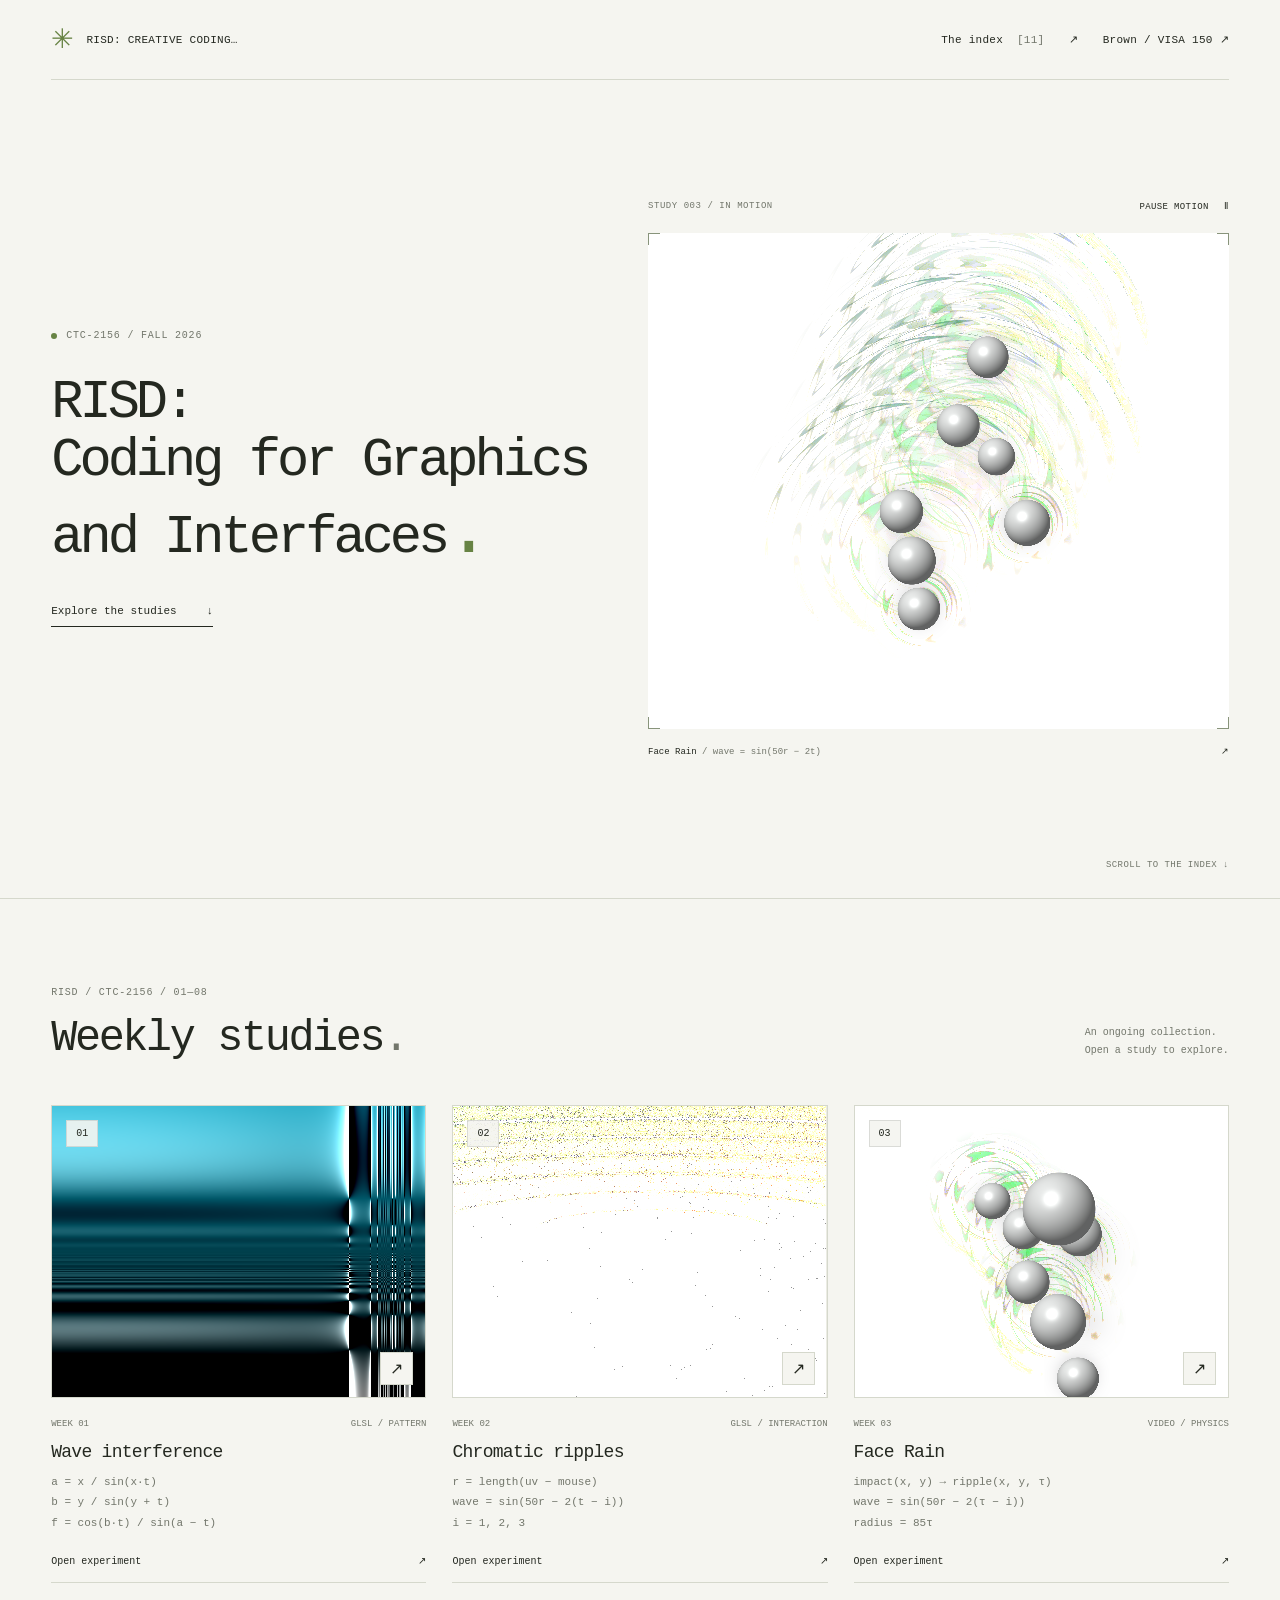
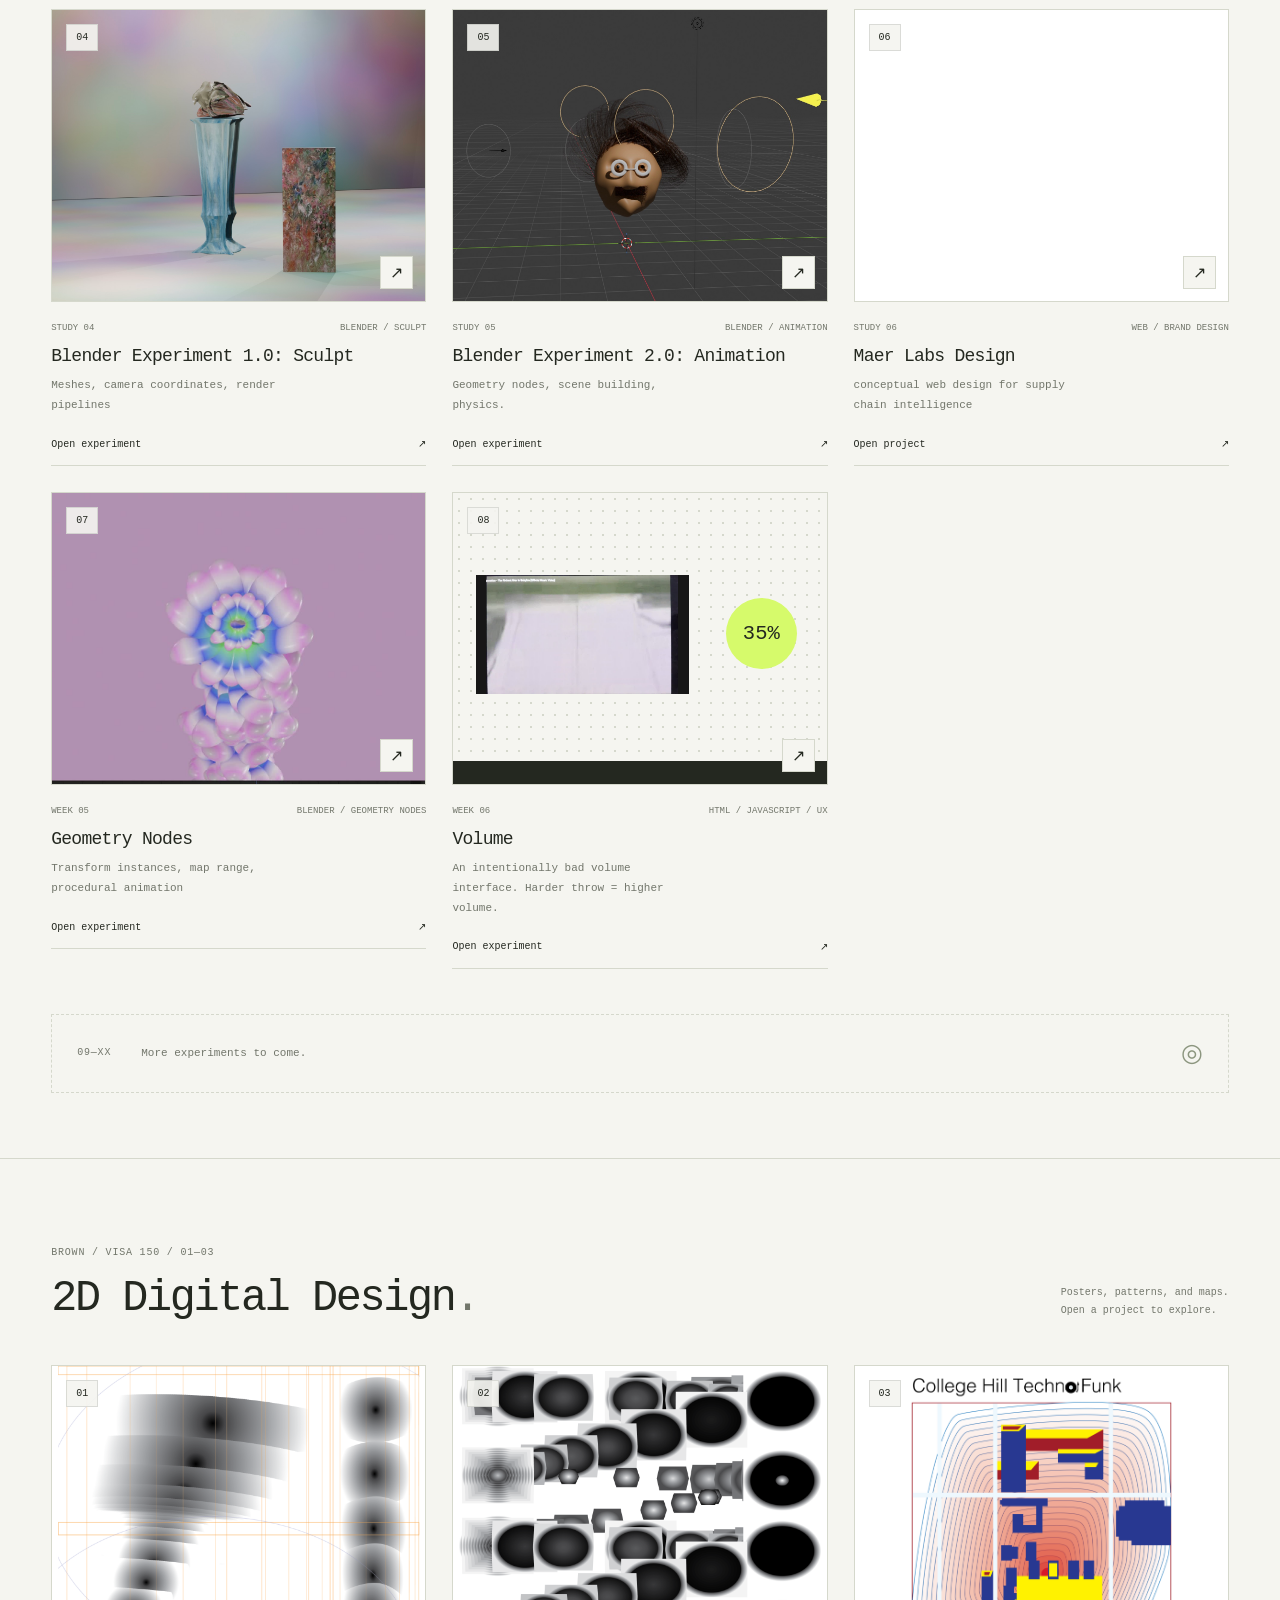
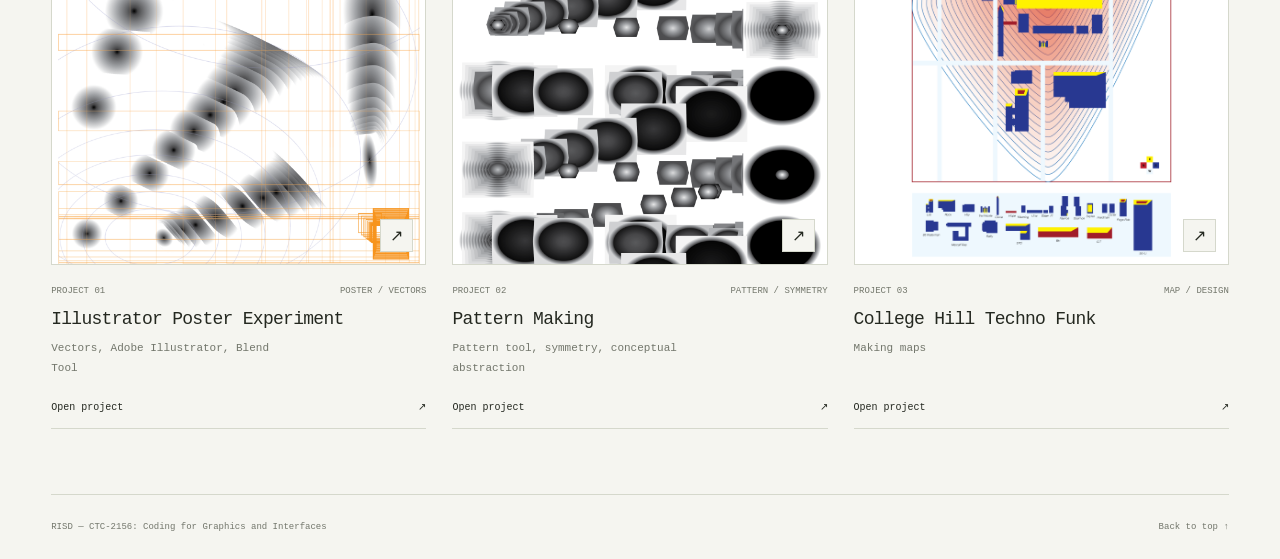
<file: index.html>
<!DOCTYPE html>
<html lang="en">
<head>
  <meta charset="UTF-8">
  <meta name="viewport" content="width=device-width, initial-scale=1">
  <meta name="description" content="RISD — CTC-2156: Coding for Graphics and Interfaces. A growing collection of weekly experiments in shaders, motion, and creative coding.">
  <meta name="theme-color" content="#f5f5f0">
  <title>RISD — CTC-2156: Coding for Graphics and Interfaces — Weekly Studies</title>
  <link rel="stylesheet" href="assets/home.css?v=week6-card">
  <script src="assets/home.js" defer></script>
</head>
<body>
  <a class="skip-link" href="#assignments">Skip to assignments</a>
  <header class="site-header">
    <a class="wordmark" href="#top" aria-label="RISD Coding for Graphics and Interfaces home"><span class="mark" aria-hidden="true">✳</span> RISD: CREATIVE CODING…</a>
    <nav aria-label="Main navigation"><a href="#assignments">The index <span class="count">[11]</span> <span aria-hidden="true">↗</span></a><a href="#brown-design">Brown / VISA 150 ↗</a></nav>
  </header>
  <main>
    <section class="hero" id="top" aria-labelledby="course-title">
      <div class="hero-copy">
        <p class="eyebrow"><span class="status-dot" aria-hidden="true"></span> CTC-2156 / Fall 2026</p>
        <h1 id="course-title">RISD:<br><span>Coding for Graphics and Interfaces</span><span class="title-dot" aria-hidden="true">.</span></h1>
        <a class="index-link" href="#assignments">Explore the studies <span aria-hidden="true">↓</span></a>
      </div>
      <div class="hero-art">
        <div class="art-caption"><span>Study 003 / In motion</span><button id="motion-toggle" type="button" aria-pressed="false">Pause motion <span aria-hidden="true">Ⅱ</span></button></div>
        <div class="hero-stage">
          <iframe src="previews/face-rain.html" title="Face Rain: blank spheres and colorful ripples" data-preview allow="camera 'none'; microphone 'none'" tabindex="-1"></iframe>
          <span class="corner top-left" aria-hidden="true"></span><span class="corner top-right" aria-hidden="true"></span>
          <span class="corner bottom-left" aria-hidden="true"></span><span class="corner bottom-right" aria-hidden="true"></span>
        </div>
        <a class="art-footnote" href="week3.html"><span>Face Rain <span class="muted">/ <code>wave = sin(50r − 2t)</code></span></span><span aria-hidden="true">↗</span></a>
      </div>
      <div class="hero-bottom"><a href="#assignments">Scroll to the index <span aria-hidden="true">↓</span></a></div>
    </section>

    <section class="assignments" id="assignments" aria-labelledby="assignments-title">
      <div class="section-heading"><div><p class="eyebrow">RISD / CTC-2156 / 01—08</p><h2 id="assignments-title">Weekly studies<span class="muted">.</span></h2></div><p class="section-note">An ongoing collection.<br>Open a study to explore.</p></div>
      <!-- Add future week cards here, using the same linked preview structure. -->
      <div class="study-grid">
        <a class="study" href="week1.html" aria-labelledby="week1-title">
          <div class="study-preview preview-one"><iframe src="previews/week1.html" loading="lazy" title="Live preview of the Week 1 shader" data-preview allow="camera 'none'; microphone 'none'" tabindex="-1"></iframe><span class="preview-number">01</span><span class="open-indicator" aria-hidden="true">↗</span></div>
          <div class="study-meta"><span>Week 01</span><span>GLSL / PATTERN</span></div>
          <h3 id="week1-title">Wave interference</h3><p class="equation"><code>a = x / sin(x·t)<br>b = y / sin(y + t)<br>f = cos(b·t) / sin(a − t)</code></p>
          <span class="study-link">Open experiment <span aria-hidden="true">↗</span></span>
        </a>
        <a class="study" href="week2.html" aria-labelledby="week2-title">
          <div class="study-preview preview-two"><iframe src="previews/week2.html" loading="lazy" title="Live preview of the Week 2 shader" data-preview allow="camera 'none'; microphone 'none'" tabindex="-1"></iframe><span class="preview-number">02</span><span class="open-indicator" aria-hidden="true">↗</span></div>
          <div class="study-meta"><span>Week 02</span><span>GLSL / INTERACTION</span></div>
          <h3 id="week2-title">Chromatic ripples</h3><p class="equation"><code>r = length(uv − mouse)<br>wave = sin(50r − 2(t − i))<br>i = 1, 2, 3</code></p>
          <span class="study-link">Open experiment <span aria-hidden="true">↗</span></span>
        </a>
        <a class="study" href="week3.html" aria-labelledby="week3-title">
          <div class="study-preview preview-three"><iframe src="previews/face-rain.html" loading="lazy" title="Camera-free preview of Week 3 Face Rain" data-preview allow="camera 'none'; microphone 'none'" tabindex="-1"></iframe><span class="preview-number">03</span><span class="open-indicator" aria-hidden="true">↗</span></div>
          <div class="study-meta"><span>Week 03</span><span>VIDEO / PHYSICS</span></div>
          <h3 id="week3-title">Face Rain</h3><p class="equation"><code>impact(x, y) → ripple(x, y, τ)<br>wave = sin(50r − 2(τ − i))<br>radius = 85τ</code></p>
          <span class="study-link">Open experiment <span aria-hidden="true">↗</span></span>
        </a>
        <a class="study" href="blender-experiment-1.html" aria-labelledby="blender-title">
          <div class="study-preview"><img src="assets/raws/Screenshot%202026-10-12%20at%203.46.59%E2%80%AFAM.jpg" loading="lazy" alt="Blender sculpture on a blue pedestal beside a textured block in a softly colored room"><span class="preview-number">04</span><span class="open-indicator" aria-hidden="true">↗</span></div>
          <div class="study-meta"><span>Study 04</span><span>BLENDER / SCULPT</span></div>
          <h3 id="blender-title">Blender Experiment 1.0: Sculpt</h3><p>Meshes, camera coordinates, render pipelines</p>
          <span class="study-link">Open experiment <span aria-hidden="true">↗</span></span>
        </a>
        <a class="study" href="blender-experiment-2.html" aria-labelledby="blender-animation-title">
          <div class="study-preview"><img src="assets/raws/Screenshot%202026-10-12%20at%203.55.14%E2%80%AFAM.jpg" loading="lazy" alt="Blender scene with a stylized head, hair, round glasses, and lighting guides"><span class="preview-number">05</span><span class="open-indicator" aria-hidden="true">↗</span></div>
          <div class="study-meta"><span>Study 05</span><span>BLENDER / ANIMATION</span></div>
          <h3 id="blender-animation-title">Blender Experiment 2.0: Animation</h3><p>Geometry nodes, scene building, physics.</p>
          <span class="study-link">Open experiment <span aria-hidden="true">↗</span></span>
        </a>
        <a class="study" href="maer-labs-design.html" aria-labelledby="maer-labs-title">
          <div class="study-preview maer-site-preview"><iframe src="https://www.maersci.com" title="Live Maer Labs landing page preview" loading="lazy" tabindex="-1" aria-hidden="true" allow="camera 'none'; microphone 'none'; geolocation 'none'"></iframe><span class="preview-number">06</span><span class="open-indicator" aria-hidden="true">↗</span></div>
          <div class="study-meta"><span>Study 06</span><span>WEB / BRAND DESIGN</span></div>
          <h3 id="maer-labs-title">Maer Labs Design</h3><p>conceptual web design for supply chain intelligence</p>
          <span class="study-link">Open project <span aria-hidden="true">↗</span></span>
        </a>
        <a class="study" href="week5.html" aria-labelledby="geometry-nodes-title">
          <div class="study-preview"><img src="assets/geometry-nodes-preview.jpg" loading="lazy" alt="Iridescent flower-like geometry against a lavender background"><span class="preview-number">07</span><span class="open-indicator" aria-hidden="true">↗</span></div>
          <div class="study-meta"><span>Week 05</span><span>BLENDER / GEOMETRY NODES</span></div>
          <h3 id="geometry-nodes-title">Geometry Nodes</h3><p>Transform instances, map range, procedural animation</p>
          <span class="study-link">Open experiment <span aria-hidden="true">↗</span></span>
        </a>
        <a class="study" href="week6.html" aria-labelledby="volume-title">
          <div class="study-preview volume-preview"><img src="assets/videos/week6-poster.jpg" loading="lazy" alt="Video beside a neon-green volume ball on a dotted background"><span class="volume-preview-ball" aria-hidden="true">35%</span><span class="volume-preview-floor" aria-hidden="true"></span><span class="preview-number">08</span><span class="open-indicator" aria-hidden="true">↗</span></div>
          <div class="study-meta"><span>Week 06</span><span>HTML / JAVASCRIPT / UX</span></div>
          <h3 id="volume-title">Volume</h3><p>An intentionally bad volume interface. Harder throw = higher volume.</p>
          <span class="study-link">Open experiment <span aria-hidden="true">↗</span></span>
        </a>
      </div>
      <div class="next-study"><span class="eyebrow">09—XX</span><p>More experiments to come.</p><span class="small-orbit" aria-hidden="true">◎</span></div>
    </section>

    <section class="assignments" id="brown-design" aria-labelledby="brown-design-title">
      <div class="section-heading"><div><p class="eyebrow">Brown / VISA 150 / 01—03</p><h2 id="brown-design-title">2D Digital Design<span class="muted">.</span></h2></div><p class="section-note">Posters, patterns, and maps.<br>Open a project to explore.</p></div>
      <div class="study-grid">
        <a class="study" href="illustrator-poster-experiment.html" aria-labelledby="illustrator-poster-experiment-title">
          <div class="study-preview design-preview"><img src="Letter%20sized.png" loading="lazy" alt="Abstract poster with flowing grayscale blends and fine orange grid lines"><span class="preview-number">01</span><span class="open-indicator" aria-hidden="true">↗</span></div>
          <div class="study-meta"><span>Project 01</span><span>POSTER / VECTORS</span></div>
          <h3 id="illustrator-poster-experiment-title">Illustrator Poster Experiment</h3><p>Vectors, Adobe Illustrator, Blend Tool</p>
          <span class="study-link">Open project <span aria-hidden="true">↗</span></span>
        </a>
        <a class="study" href="pattern-making.html" aria-labelledby="pattern-making-title">
          <div class="study-preview design-preview"><img src="Making%20Patterns.png" loading="lazy" alt="Repeating grayscale pattern of overlapping ovals, squares, and hexagons"><span class="preview-number">02</span><span class="open-indicator" aria-hidden="true">↗</span></div>
          <div class="study-meta"><span>Project 02</span><span>PATTERN / SYMMETRY</span></div>
          <h3 id="pattern-making-title">Pattern Making</h3><p>Pattern tool, symmetry, conceptual abstraction</p>
          <span class="study-link">Open project <span aria-hidden="true">↗</span></span>
        </a>
        <a class="study" href="college-hill-techno-funk.html" aria-labelledby="college-hill-techno-funk-title">
          <div class="study-preview design-preview"><img src="MapProject.png" loading="lazy" alt="College Hill map with blue and yellow buildings, contour lines, and a building legend"><span class="preview-number">03</span><span class="open-indicator" aria-hidden="true">↗</span></div>
          <div class="study-meta"><span>Project 03</span><span>MAP / DESIGN</span></div>
          <h3 id="college-hill-techno-funk-title">College Hill Techno Funk</h3><p>Making maps</p>
          <span class="study-link">Open project <span aria-hidden="true">↗</span></span>
        </a>
      </div>
    </section>
  </main>
  <footer><span>RISD — CTC-2156: Coding for Graphics and Interfaces</span><a href="#top">Back to top ↑</a></footer>
  <noscript><p class="noscript-note">Animation controls need JavaScript. The assignment links above still work.</p></noscript>
</body>
</html>
</file>
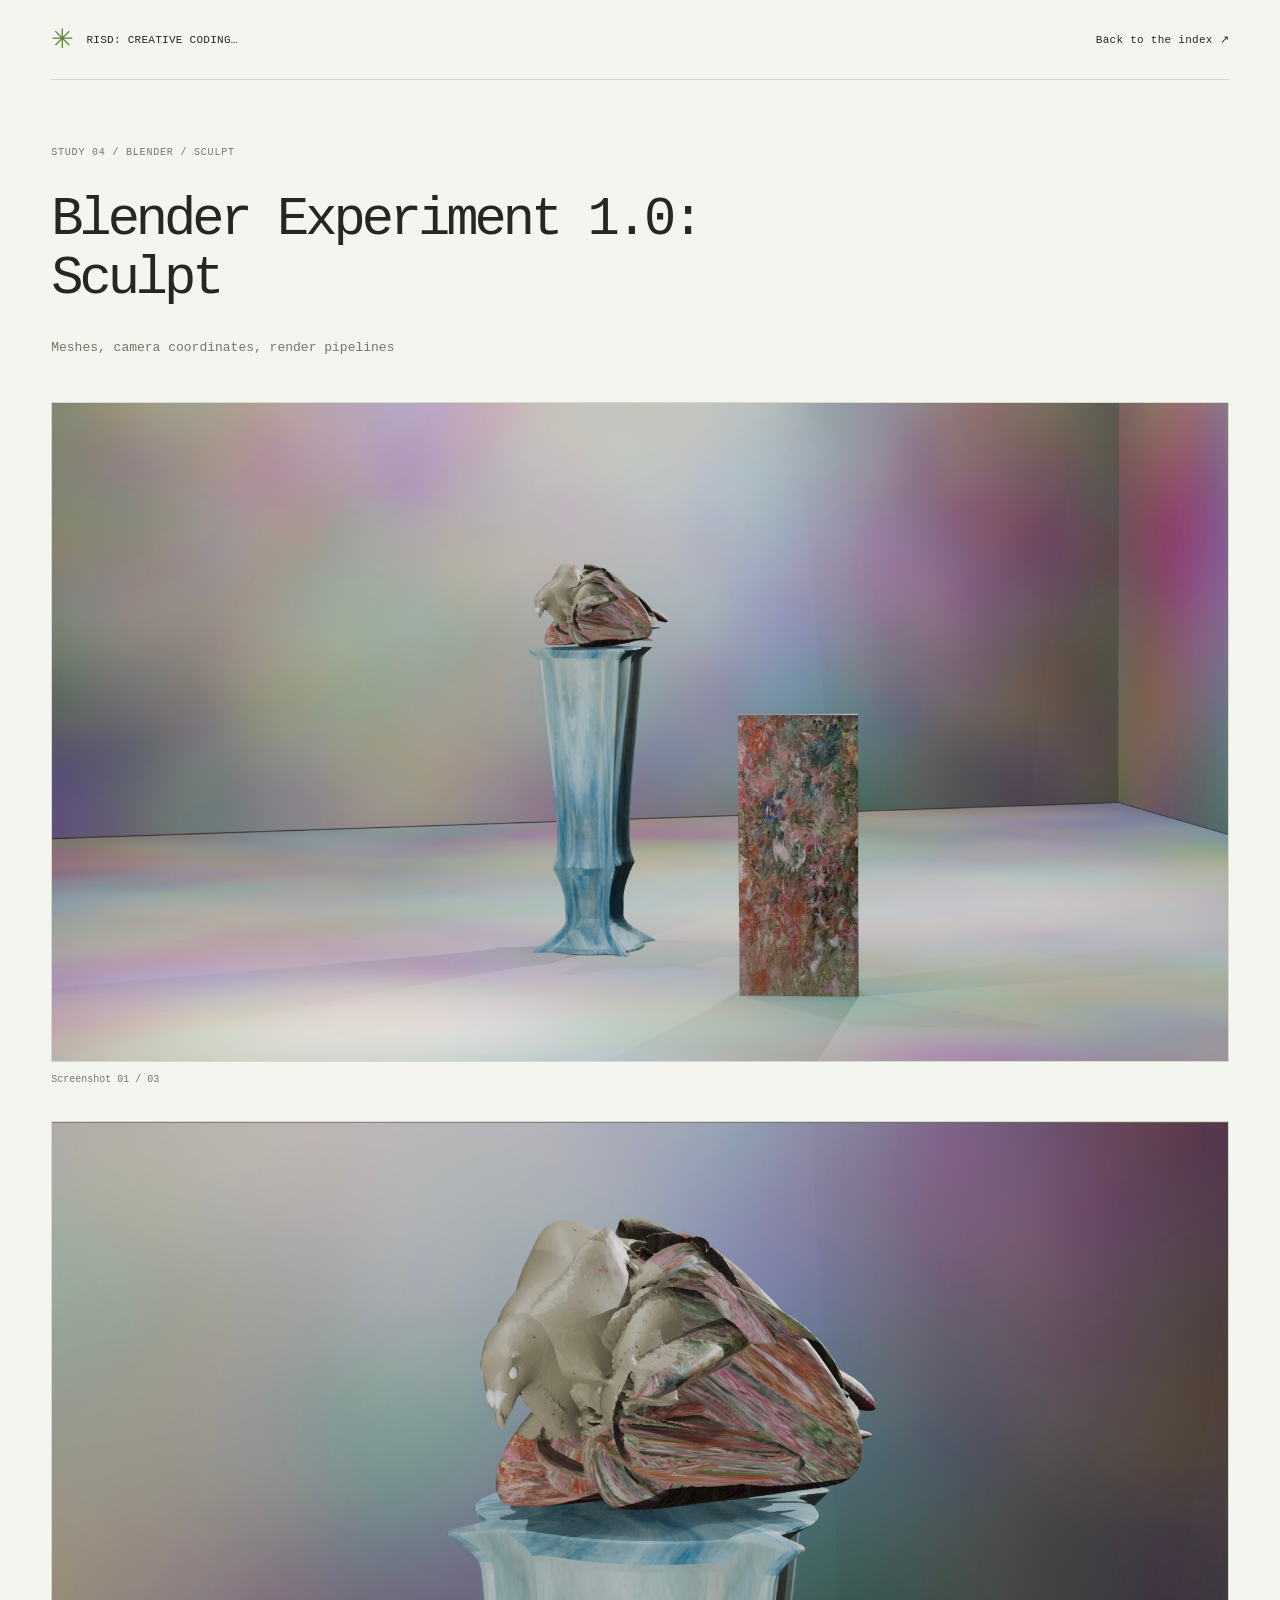
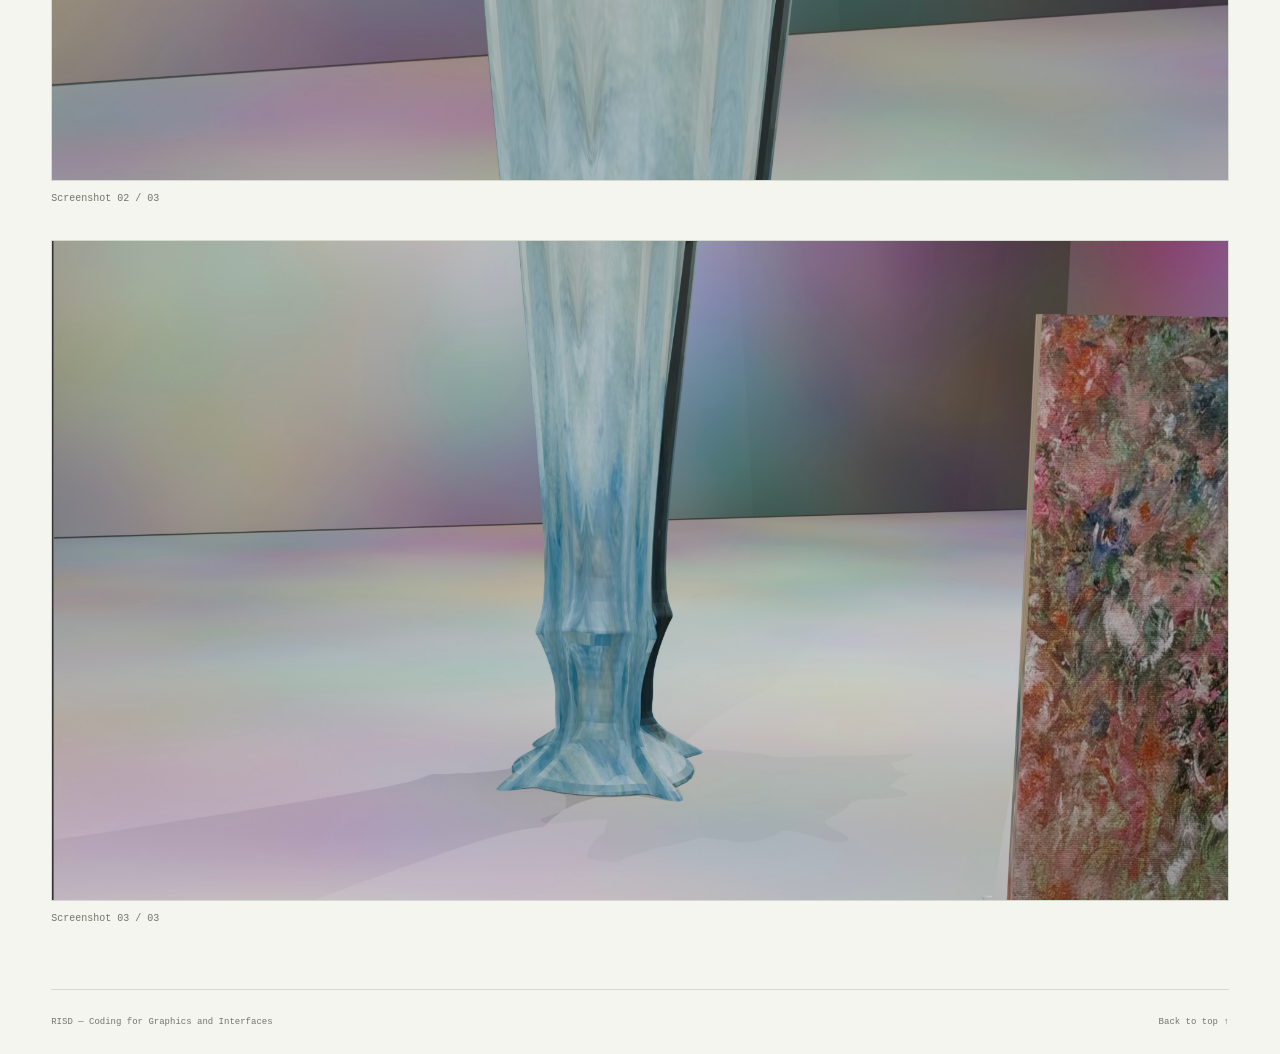
<file: blender-experiment-1.html>
<!DOCTYPE html>
<html lang="en">
<head>
  <meta charset="UTF-8">
  <meta name="viewport" content="width=device-width, initial-scale=1">
  <meta name="description" content="Meshes, camera coordinates, render pipelines">
  <meta name="theme-color" content="#f5f5f0">
  <title>Blender Experiment 1.0: Sculpt — RISD</title>
  <link rel="stylesheet" href="assets/home.css">
</head>
<body id="top">
  <a class="skip-link" href="#project">Skip to project</a>
  <header class="site-header">
    <a class="wordmark" href="index.html" aria-label="RISD Coding for Graphics and Interfaces home"><span class="mark" aria-hidden="true">✳</span> RISD: CREATIVE CODING…</a>
    <nav aria-label="Main navigation"><a href="index.html#assignments">Back to the index ↗</a></nav>
  </header>
  <main class="project" id="project">
    <p class="eyebrow">Study 04 / Blender / Sculpt</p>
    <h1>Blender Experiment 1.0: Sculpt</h1>
    <p class="project-description">Meshes, camera coordinates, render pipelines</p>
    <div class="project-gallery">
      <figure><a href="assets/raws/Screenshot%202026-10-12%20at%203.46.59%E2%80%AFAM.jpg" aria-label="Open screenshot 1 at full size"><img src="assets/raws/Screenshot%202026-10-12%20at%203.46.59%E2%80%AFAM.jpg" alt="Blender sculpt experiment, screenshot 1" fetchpriority="high"></a><figcaption>Screenshot 01 / 03</figcaption></figure>
      <figure><a href="assets/raws/Screenshot%202026-10-12%20at%203.48.38%E2%80%AFAM.jpg" aria-label="Open screenshot 2 at full size"><img src="assets/raws/Screenshot%202026-10-12%20at%203.48.38%E2%80%AFAM.jpg" alt="Blender sculpt experiment, screenshot 2" loading="lazy"></a><figcaption>Screenshot 02 / 03</figcaption></figure>
      <figure><a href="assets/raws/Screenshot%202026-10-12%20at%203.50.19%E2%80%AFAM.jpg" aria-label="Open screenshot 3 at full size"><img src="assets/raws/Screenshot%202026-10-12%20at%203.50.19%E2%80%AFAM.jpg" alt="Blender sculpt experiment, screenshot 3" loading="lazy"></a><figcaption>Screenshot 03 / 03</figcaption></figure>
    </div>
  </main>
  <footer><span>RISD — Coding for Graphics and Interfaces</span><a href="#top">Back to top ↑</a></footer>
</body>
</html>
</file>
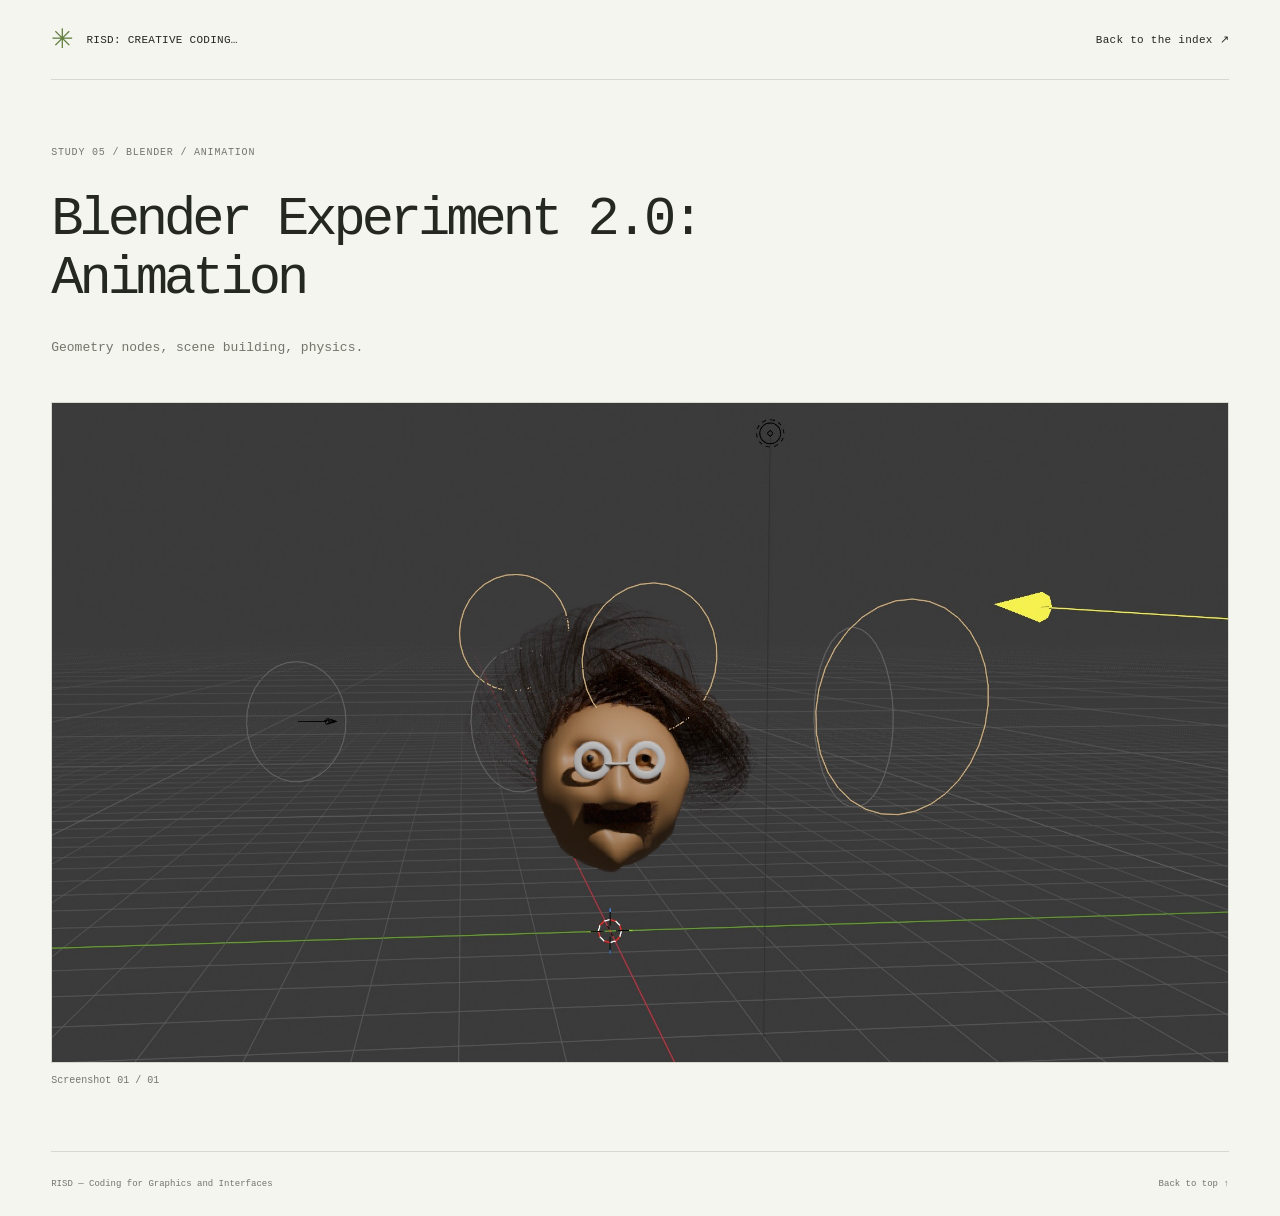
<file: blender-experiment-2.html>
<!DOCTYPE html>
<html lang="en">
<head>
  <meta charset="UTF-8">
  <meta name="viewport" content="width=device-width, initial-scale=1">
  <meta name="description" content="Geometry nodes, scene building, physics.">
  <meta name="theme-color" content="#f5f5f0">
  <title>Blender Experiment 2.0: Animation — RISD</title>
  <link rel="stylesheet" href="assets/home.css">
</head>
<body id="top">
  <a class="skip-link" href="#project">Skip to project</a>
  <header class="site-header">
    <a class="wordmark" href="index.html" aria-label="RISD Coding for Graphics and Interfaces home"><span class="mark" aria-hidden="true">✳</span> RISD: CREATIVE CODING…</a>
    <nav aria-label="Main navigation"><a href="index.html#assignments">Back to the index ↗</a></nav>
  </header>
  <main class="project" id="project">
    <p class="eyebrow">Study 05 / Blender / Animation</p>
    <h1>Blender Experiment 2.0: Animation</h1>
    <p class="project-description">Geometry nodes, scene building, physics.</p>
    <div class="project-gallery">
      <figure><a href="assets/raws/Screenshot%202026-10-12%20at%203.55.14%E2%80%AFAM.jpg" aria-label="Open animation screenshot at full size"><img src="assets/raws/Screenshot%202026-10-12%20at%203.55.14%E2%80%AFAM.jpg" alt="Blender scene with a stylized head, hair, round glasses, and lighting guides" fetchpriority="high"></a><figcaption>Screenshot 01 / 01</figcaption></figure>
    </div>
  </main>
  <footer><span>RISD — Coding for Graphics and Interfaces</span><a href="#top">Back to top ↑</a></footer>
</body>
</html>
</file>
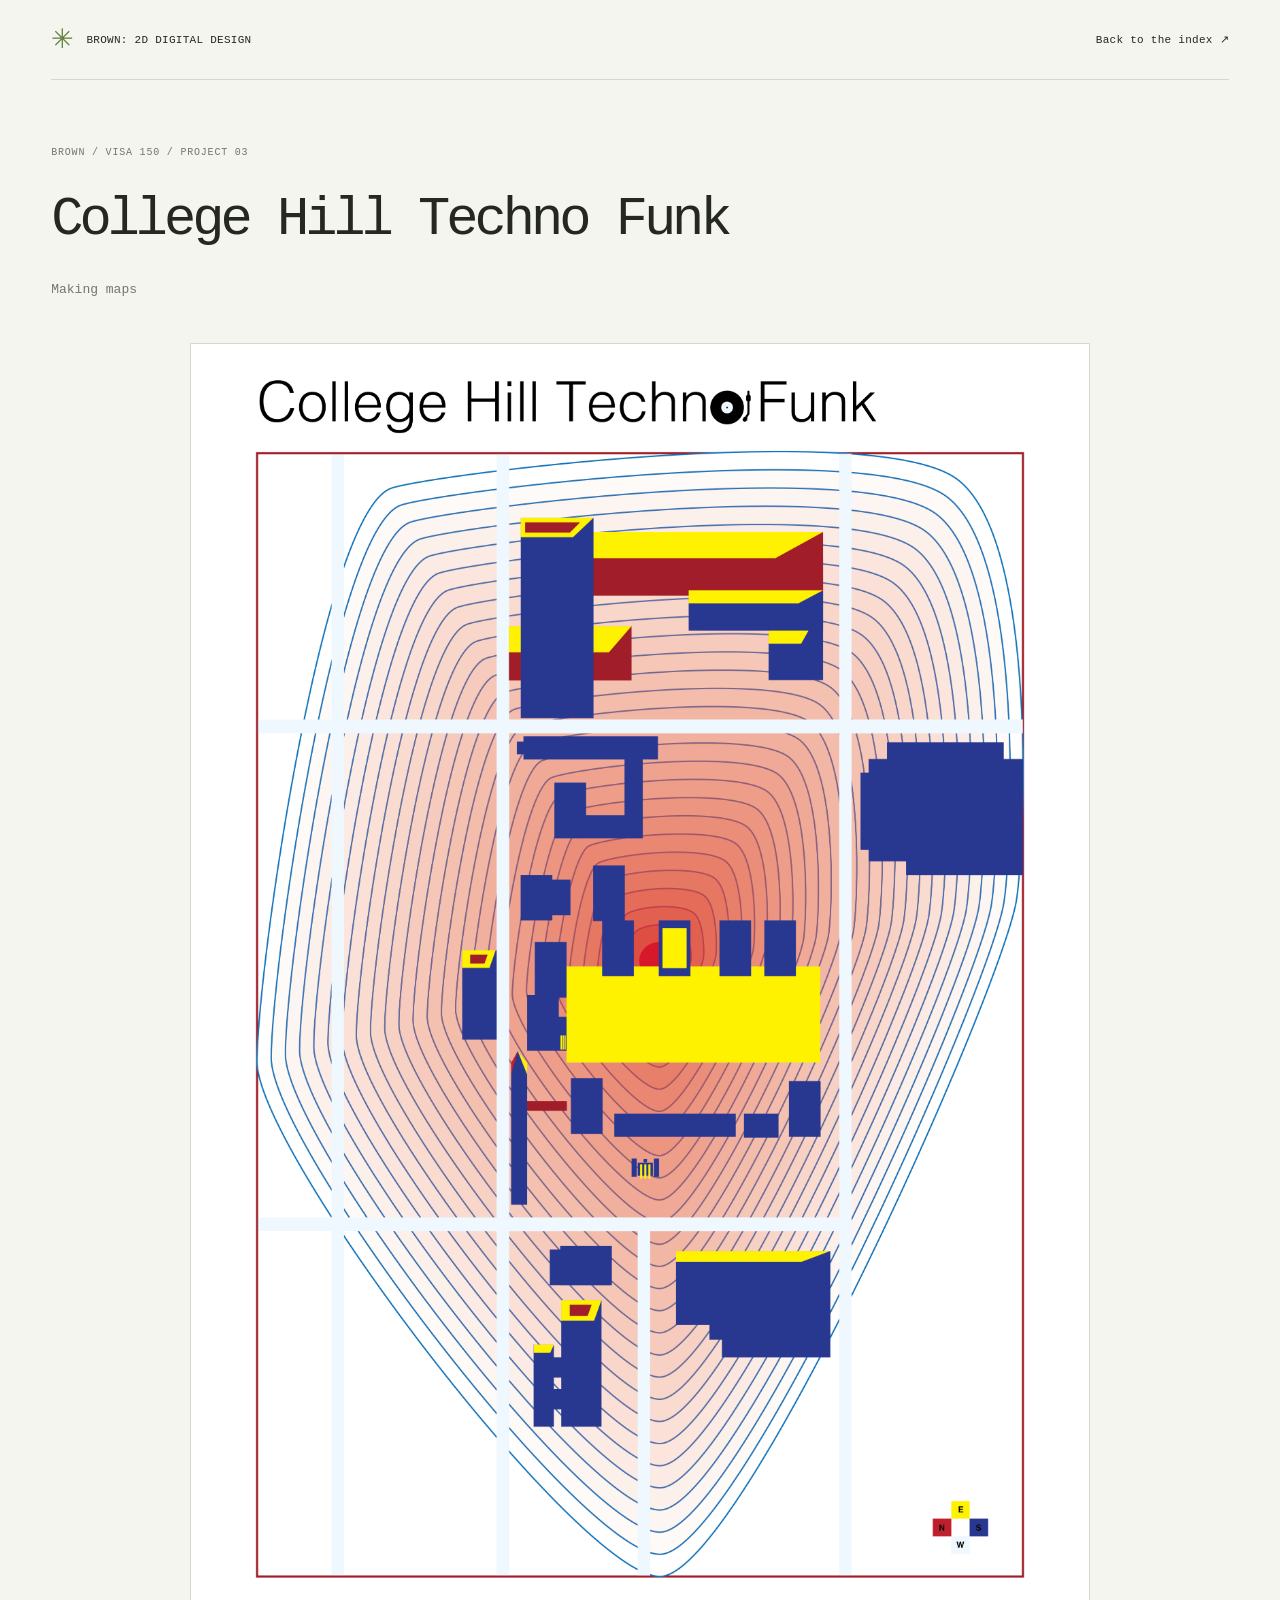
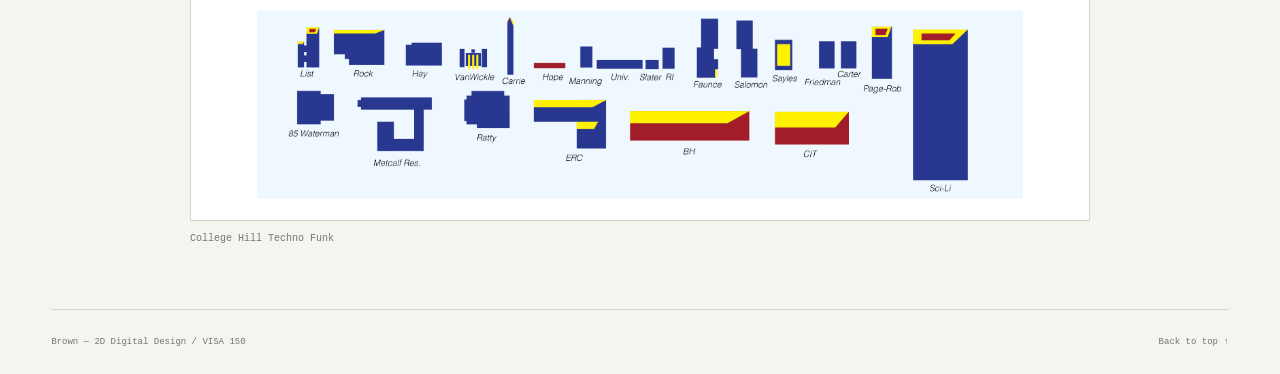
<file: college-hill-techno-funk.html>
<!DOCTYPE html>
<html lang="en">
<head>
  <meta charset="UTF-8">
  <meta name="viewport" content="width=device-width, initial-scale=1">
  <meta name="description" content="Making maps">
  <meta name="theme-color" content="#f5f5f0">
  <title>College Hill Techno Funk — Brown VISA 150</title>
  <link rel="stylesheet" href="assets/home.css">
</head>
<body id="top">
  <a class="skip-link" href="#project">Skip to project</a>
  <header class="site-header">
    <a class="wordmark" href="index.html#brown-design"><span class="mark" aria-hidden="true">✳</span> BROWN: 2D DIGITAL DESIGN</a>
    <nav aria-label="Main navigation"><a href="index.html#brown-design">Back to the index ↗</a></nav>
  </header>
  <main class="project" id="project">
    <p class="eyebrow">Brown / VISA 150 / Project 03</p>
    <h1>College Hill Techno Funk</h1>
    <p class="project-description">Making maps</p>
    <div class="project-gallery design-gallery">
      <figure><a href="MapProject.png" aria-label="Open College Hill Techno Funk at full size"><img src="MapProject.png" alt="College Hill map with blue and yellow buildings, contour lines, and a building legend" fetchpriority="high"></a><figcaption>College Hill Techno Funk</figcaption></figure>
    </div>
  </main>
  <footer><span>Brown — 2D Digital Design / VISA 150</span><a href="#top">Back to top ↑</a></footer>
</body>
</html>
</file>
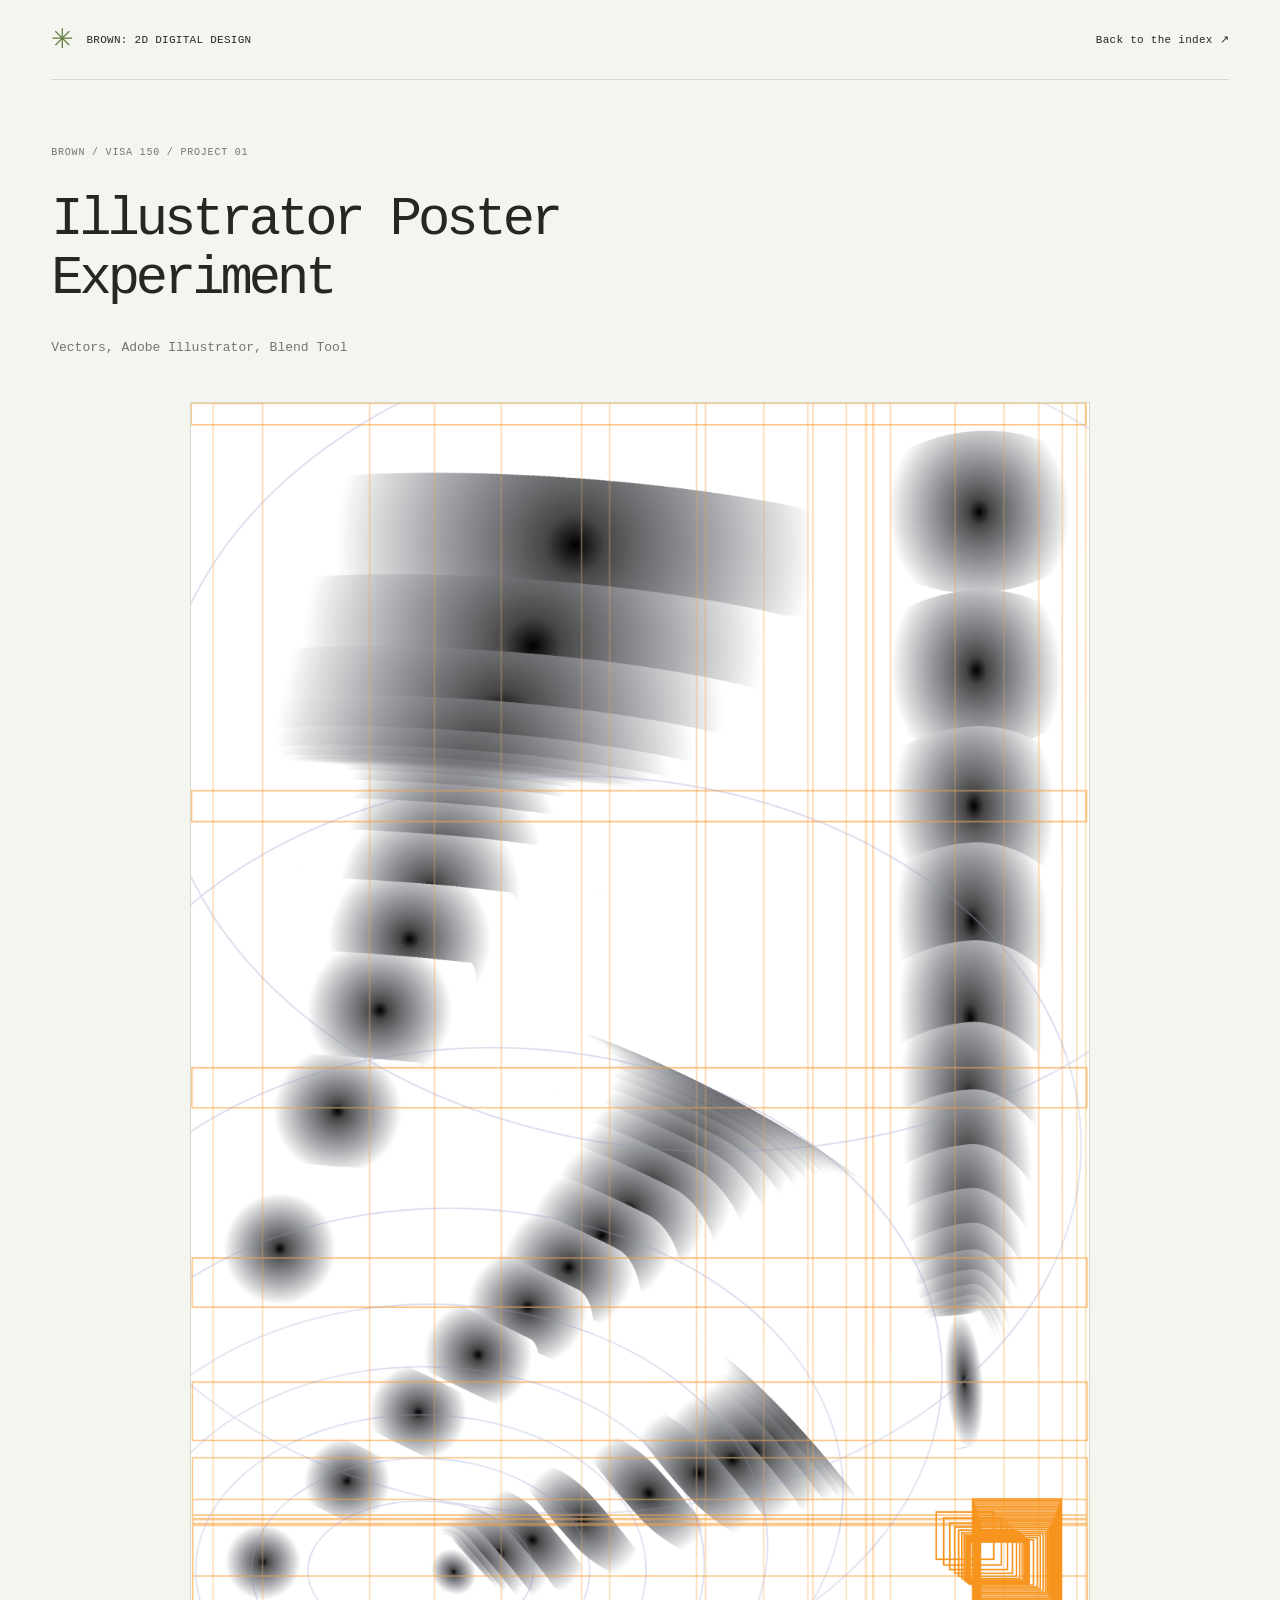
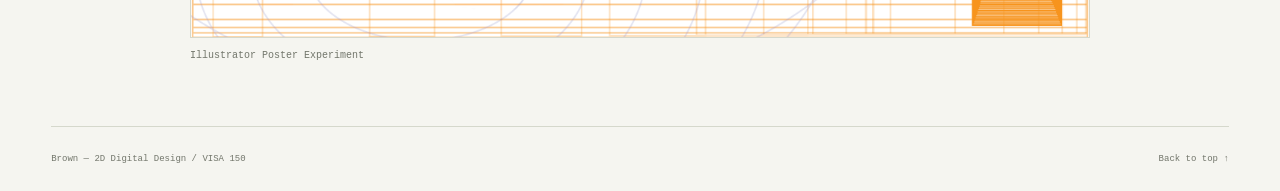
<file: illustrator-poster-experiment.html>
<!DOCTYPE html>
<html lang="en">
<head>
  <meta charset="UTF-8">
  <meta name="viewport" content="width=device-width, initial-scale=1">
  <meta name="description" content="Vectors, Adobe Illustrator, Blend Tool">
  <meta name="theme-color" content="#f5f5f0">
  <title>Illustrator Poster Experiment — Brown VISA 150</title>
  <link rel="stylesheet" href="assets/home.css">
</head>
<body id="top">
  <a class="skip-link" href="#project">Skip to project</a>
  <header class="site-header">
    <a class="wordmark" href="index.html#brown-design"><span class="mark" aria-hidden="true">✳</span> BROWN: 2D DIGITAL DESIGN</a>
    <nav aria-label="Main navigation"><a href="index.html#brown-design">Back to the index ↗</a></nav>
  </header>
  <main class="project" id="project">
    <p class="eyebrow">Brown / VISA 150 / Project 01</p>
    <h1>Illustrator Poster Experiment</h1>
    <p class="project-description">Vectors, Adobe Illustrator, Blend Tool</p>
    <div class="project-gallery design-gallery">
      <figure><a href="Letter%20sized.png" aria-label="Open Illustrator Poster Experiment at full size"><img src="Letter%20sized.png" alt="Abstract poster with flowing grayscale blends and fine orange grid lines" fetchpriority="high"></a><figcaption>Illustrator Poster Experiment</figcaption></figure>
    </div>
  </main>
  <footer><span>Brown — 2D Digital Design / VISA 150</span><a href="#top">Back to top ↑</a></footer>
</body>
</html>
</file>
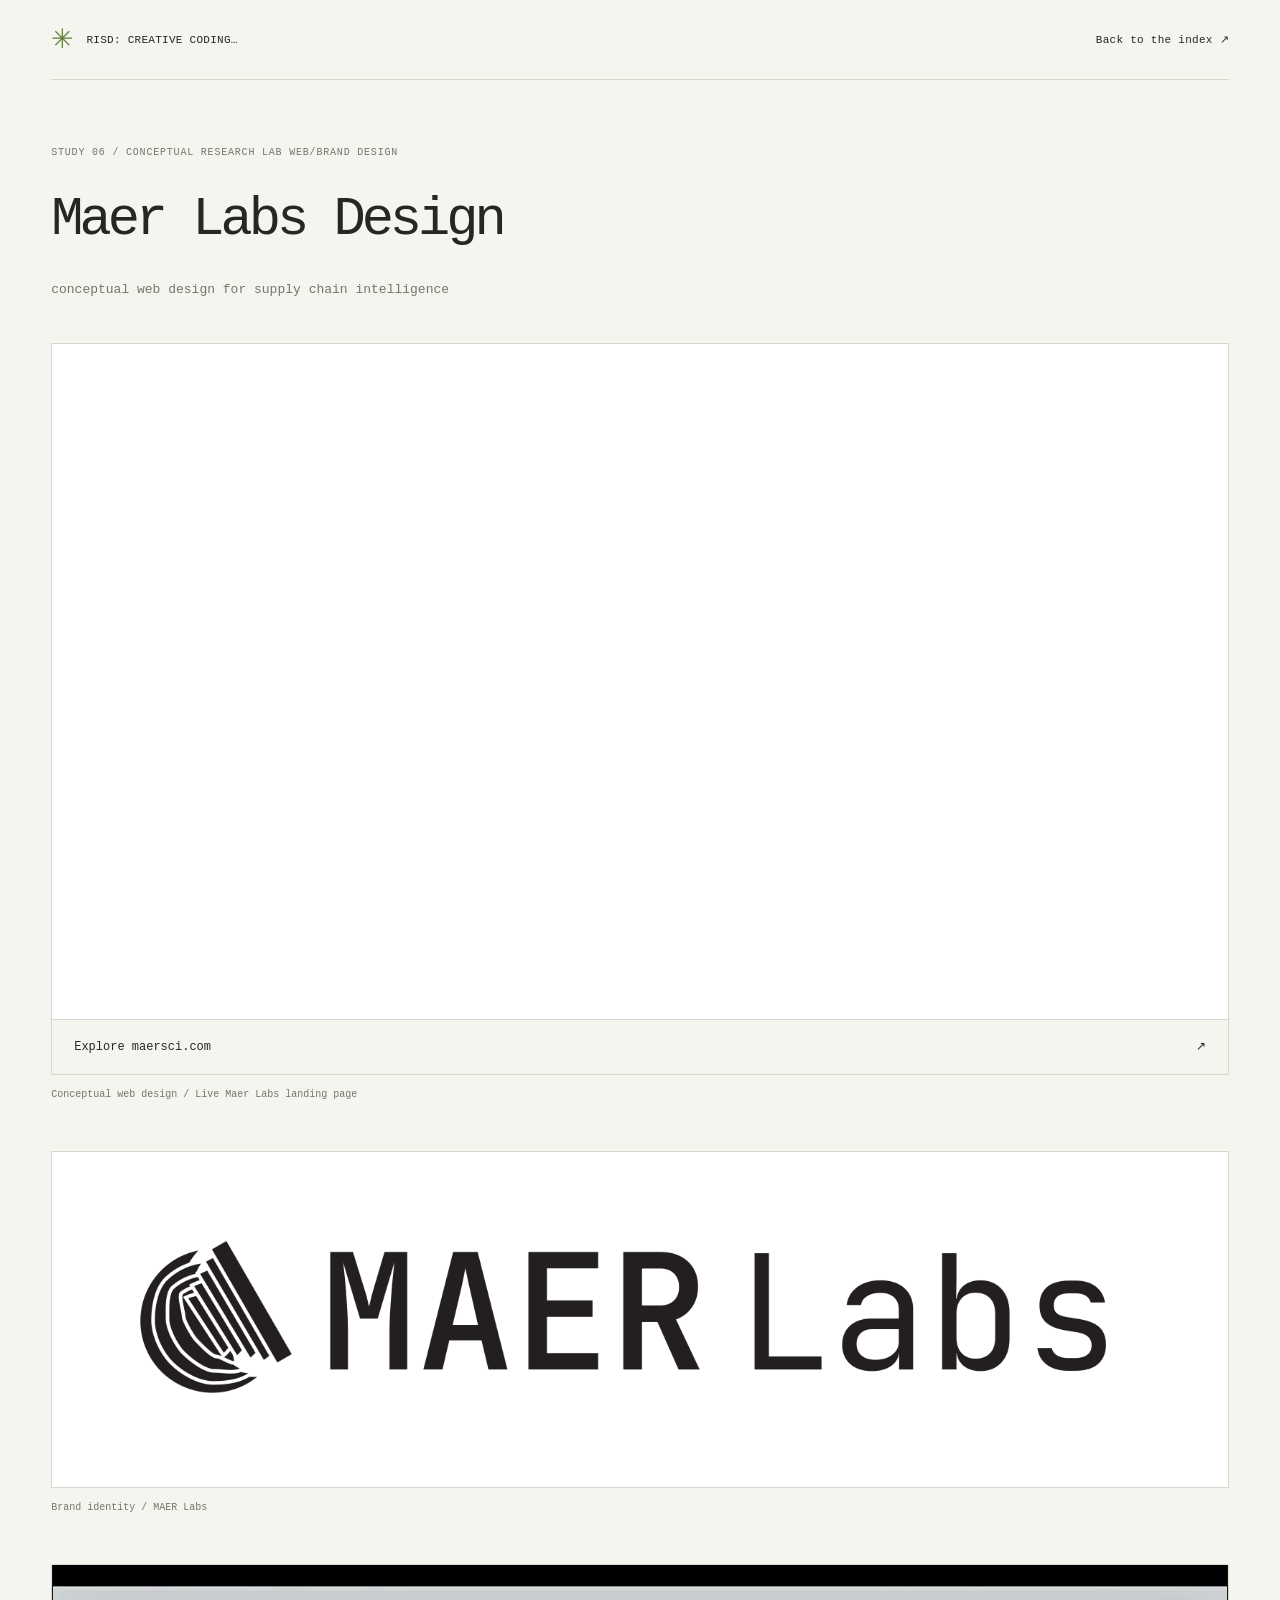
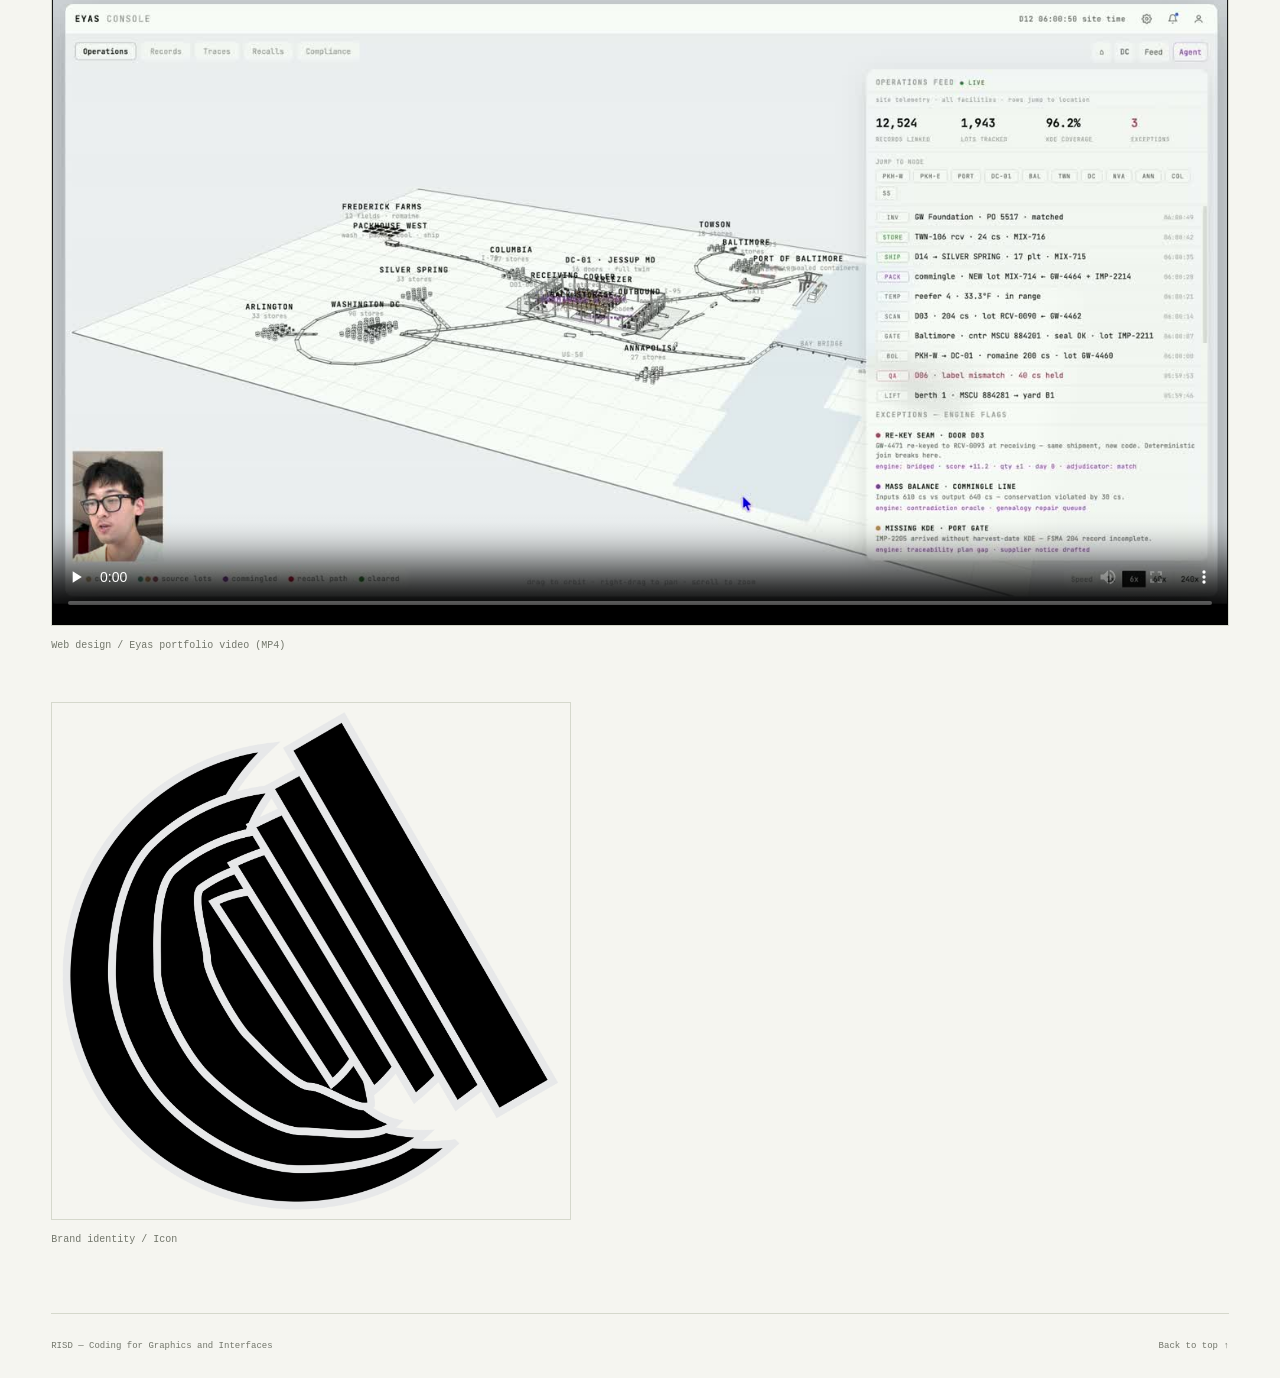
<file: maer-labs-design.html>
<!DOCTYPE html>
<html lang="en">
<head>
  <meta charset="UTF-8">
  <meta name="viewport" content="width=device-width, initial-scale=1">
  <meta name="description" content="conceptual web design for supply chain intelligence">
  <meta name="theme-color" content="#f5f5f0">
  <title>Maer Labs Design — RISD</title>
  <link rel="stylesheet" href="assets/home.css?v=maer-preview-2">
</head>
<body id="top">
  <a class="skip-link" href="#project">Skip to project</a>
  <header class="site-header">
    <a class="wordmark" href="index.html" aria-label="RISD Coding for Graphics and Interfaces home"><span class="mark" aria-hidden="true">✳</span> RISD: CREATIVE CODING…</a>
    <nav aria-label="Main navigation"><a href="index.html#assignments">Back to the index ↗</a></nav>
  </header>
  <main class="project" id="project">
    <p class="eyebrow">Study 06 / Conceptual Research Lab Web/brand Design</p>
    <h1>Maer Labs Design</h1>
    <p class="project-description">conceptual web design for supply chain intelligence</p>
    <div class="project-gallery maer-gallery">
      <figure><a class="website-preview" href="https://www.maersci.com" target="_blank" rel="noopener noreferrer" aria-label="Visit the Maer Labs website (opens in a new tab)"><span class="website-preview-window"><iframe src="https://www.maersci.com" title="Live Maer Labs landing page preview" loading="lazy" tabindex="-1" aria-hidden="true" allow="camera 'none'; microphone 'none'; geolocation 'none'"></iframe></span><span class="website-preview-label">Explore maersci.com <span aria-hidden="true">↗</span></span></a><figcaption>Conceptual web design / Live Maer Labs landing page</figcaption></figure>
      <figure><a href="MAER/MAERLogo.png" aria-label="Open MAER Labs logo at full size"><img class="maer-logo" src="MAER/MAERLogo.png" alt="MAER Labs logo with a geometric black emblem and wordmark" loading="lazy"></a><figcaption>Brand identity / MAER Labs</figcaption></figure>
      <figure><video controls playsinline preload="none" poster="MAER/EyasPreview.jpg" aria-label="Eyas portfolio video"><source src="MAER/EyasPortfolio.mp4" type="video/mp4">Your browser does not support embedded video. <a href="MAER/EyasPortfolio.mp4">Download the portfolio video</a>.</video><figcaption>Web design / <a href="MAER/EyasPortfolio.mp4">Eyas portfolio video (MP4)</a></figcaption></figure>
      <figure class="maer-icon"><a href="MAER/MAERIcon2.png" aria-label="Open MAER brand icon at full size"><img src="MAER/MAERIcon2.png" loading="lazy" alt="MAER brand icon formed from overlapping black curved and diagonal shapes"></a><figcaption>Brand identity / Icon</figcaption></figure>
    </div>
  </main>
  <footer><span>RISD — Coding for Graphics and Interfaces</span><a href="#top">Back to top ↑</a></footer>
</body>
</html>
</file>
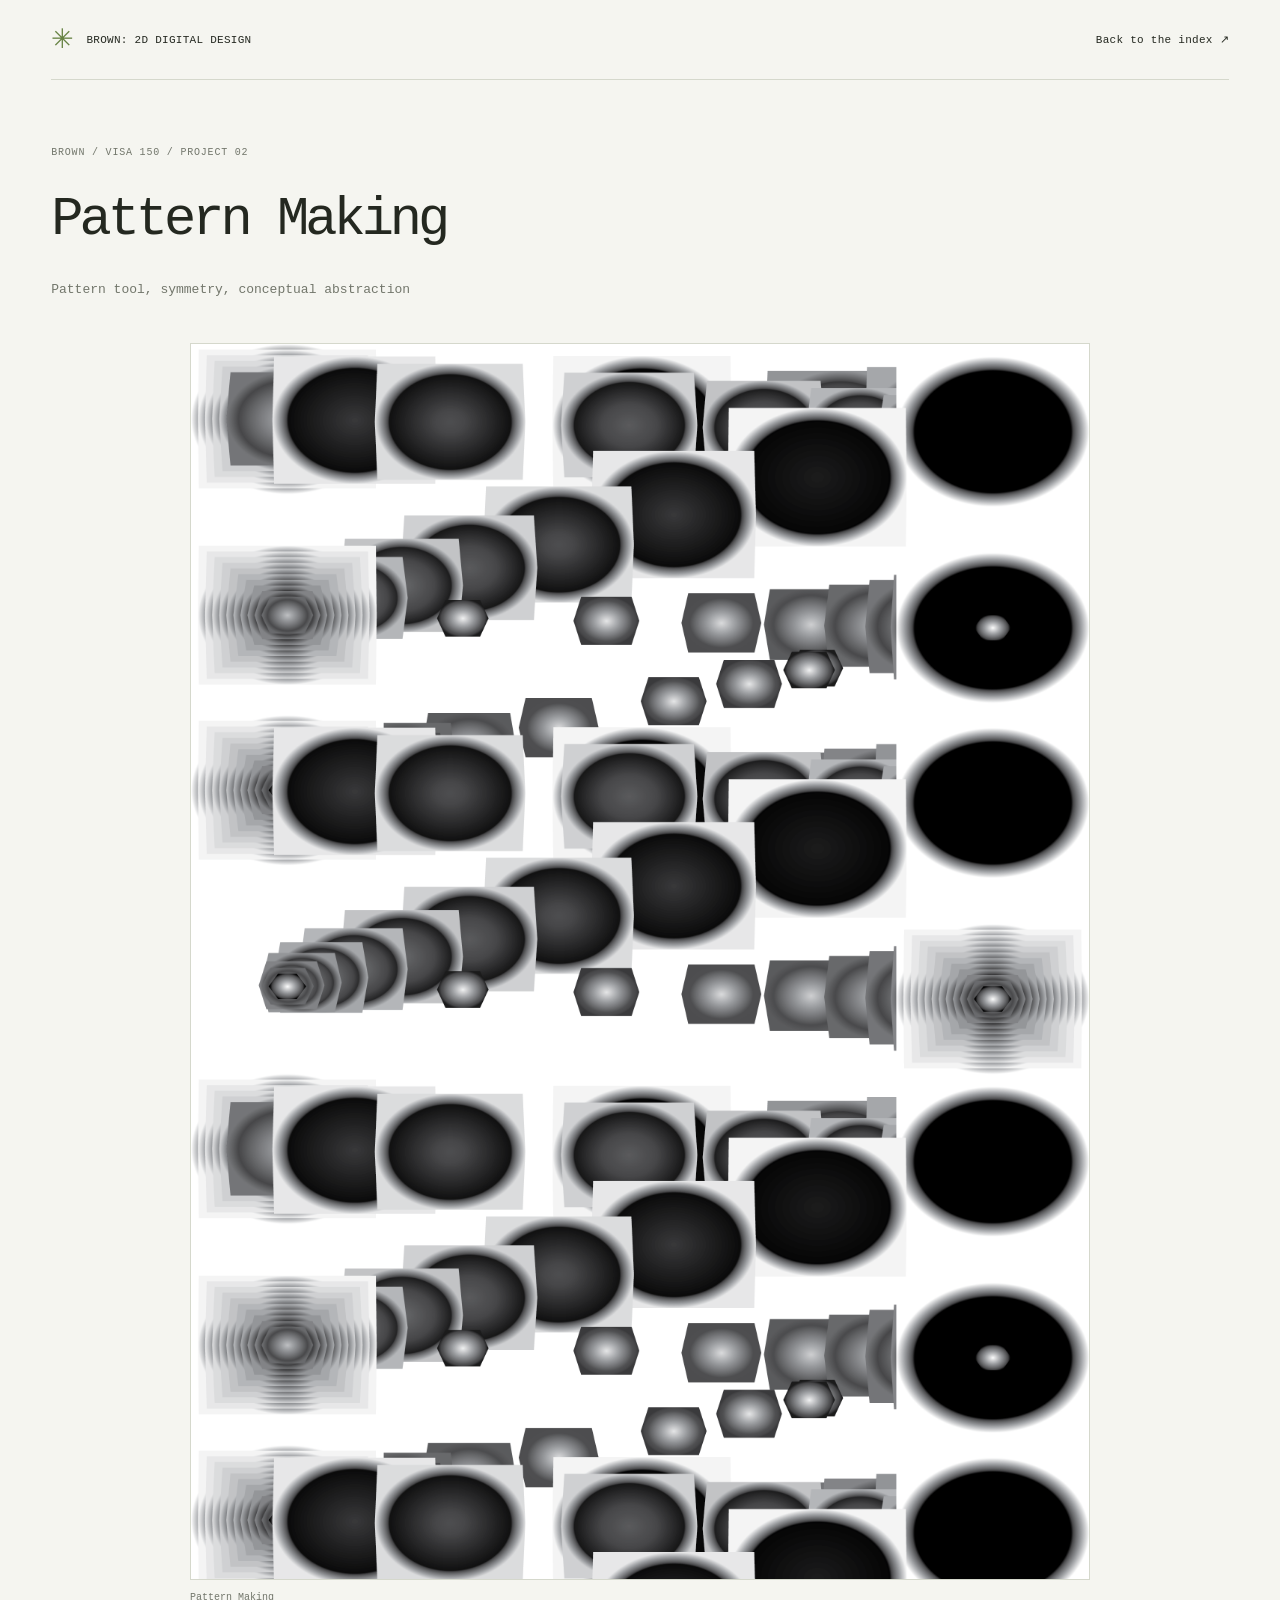
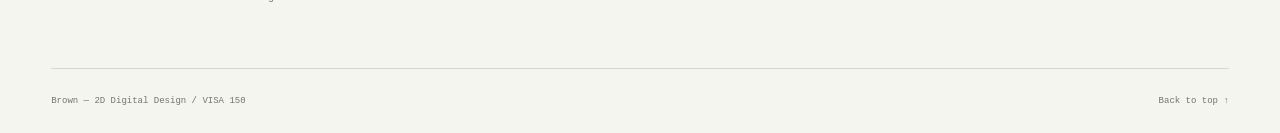
<file: pattern-making.html>
<!DOCTYPE html>
<html lang="en">
<head>
  <meta charset="UTF-8">
  <meta name="viewport" content="width=device-width, initial-scale=1">
  <meta name="description" content="Pattern tool, symmetry, conceptual abstraction">
  <meta name="theme-color" content="#f5f5f0">
  <title>Pattern Making — Brown VISA 150</title>
  <link rel="stylesheet" href="assets/home.css">
</head>
<body id="top">
  <a class="skip-link" href="#project">Skip to project</a>
  <header class="site-header">
    <a class="wordmark" href="index.html#brown-design"><span class="mark" aria-hidden="true">✳</span> BROWN: 2D DIGITAL DESIGN</a>
    <nav aria-label="Main navigation"><a href="index.html#brown-design">Back to the index ↗</a></nav>
  </header>
  <main class="project" id="project">
    <p class="eyebrow">Brown / VISA 150 / Project 02</p>
    <h1>Pattern Making</h1>
    <p class="project-description">Pattern tool, symmetry, conceptual abstraction</p>
    <div class="project-gallery design-gallery">
      <figure><a href="Making%20Patterns.png" aria-label="Open Pattern Making at full size"><img src="Making%20Patterns.png" alt="Repeating grayscale pattern of overlapping ovals, squares, and hexagons" fetchpriority="high"></a><figcaption>Pattern Making</figcaption></figure>
    </div>
  </main>
  <footer><span>Brown — 2D Digital Design / VISA 150</span><a href="#top">Back to top ↑</a></footer>
</body>
</html>
</file>
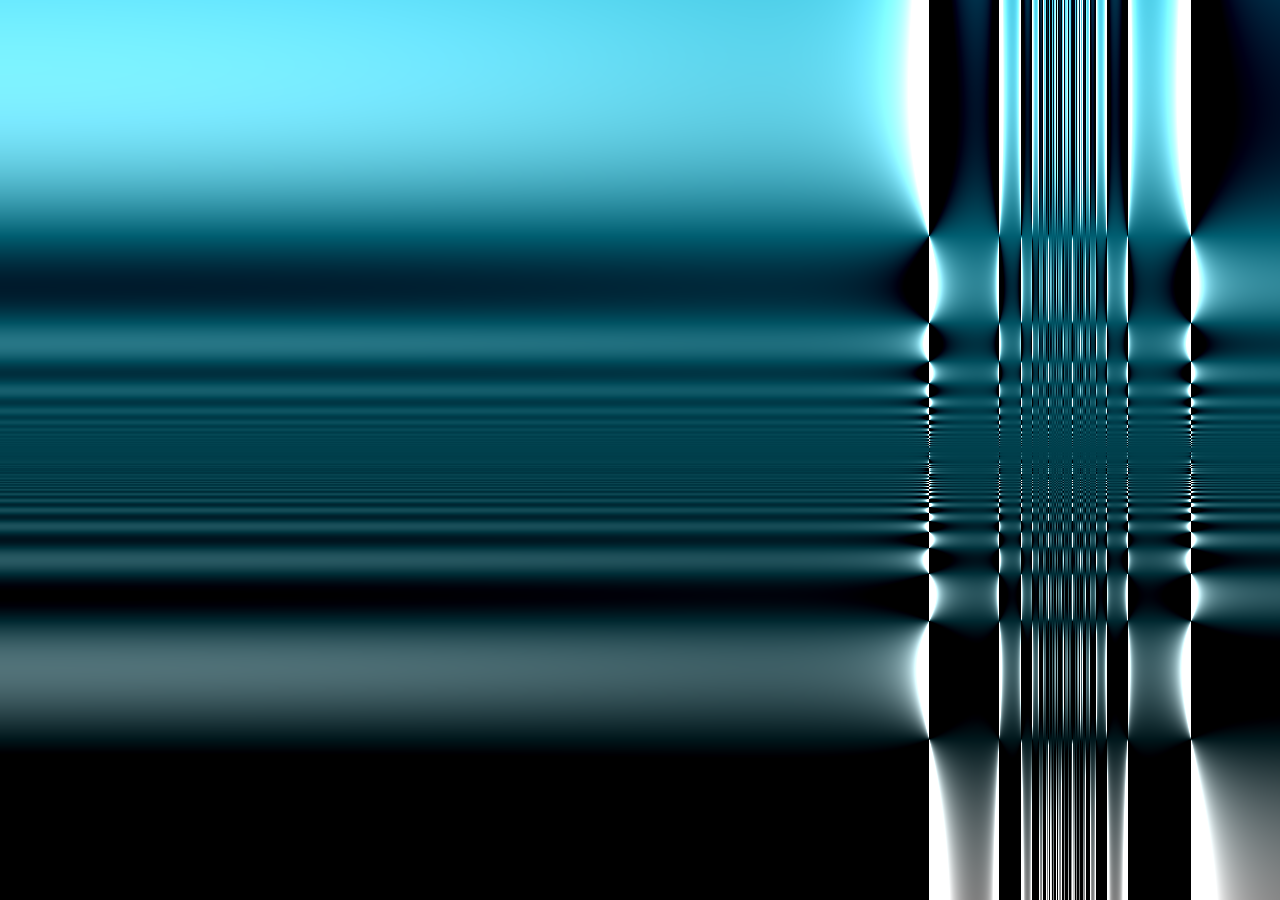
<file: week1.html>
<!DOCTYPE html>
<html lang="en">
<head>
    <meta charset="UTF-8">
    <meta name="viewport" content="width=device-width, initial-scale=1.0">
    <title>WebGL Shader Template</title>
    <style>
        /* Remove default margins and hide scrollbars */
        html, body {
            margin: 0;
            padding: 0;
            width: 100%;
            height: 100%;
            overflow: hidden;
            background: #000;
        }
        /* Make canvas cover the entire screen */
        canvas {
            display: block;
            width: 100vw;
            height: 100vh;
        }
    </style>
</head>
<body>

    <canvas id="gl-canvas"></canvas>

    <script>
        const canvas = document.querySelector('#gl-canvas');
        const gl = canvas.getContext('webgl');

        if (!gl) {
            alert('WebGL not supported!');
        }

        // Object to store normalized or raw mouse coordinates
        const mouse = { x: 0, y: 0 };

        // Track mouse movement (mapping WebGL's bottom-left origin)
        window.addEventListener('mousemove', (e) => {
            mouse.x = e.clientX;
            // Invert Y because browser coordinates start at top-left, WebGL starts at bottom-left
            mouse.y = window.innerHeight - e.clientY;
        });

        // Resize canvas to match display size
        function resize() {
            canvas.width = window.innerWidth;
            canvas.height = window.innerHeight;
            gl.viewport(0, 0, canvas.width, canvas.height);
        }
        window.addEventListener('resize', resize);
        resize();

        // Vertex shader: simple full-quad position pass
        const vsSource = `
            attribute vec2 a_position;
            void main() {
                gl_Position = vec4(a_position, 0.0, 1.0);
            }
        `;

        // Fragment shader: uses u_resolution, u_time, and u_mouse. This is where i put my code. 
        const fsSource = `
            #ifdef GL_ES
precision mediump float;
#endif

#define PI 3.14159265359

uniform vec2 u_resolution;
uniform vec2 u_mouse;
uniform float u_time;

float plot(vec2 st){
    return st.x = st.y;
}


void main() {
    vec2 st = gl_FragCoord.xy/u_resolution.xy;
    st.x *= u_resolution.x/u_resolution.y;
    
    float y = st.x/sin(st.x*u_time);
    float x = st.y/sin(st.y+u_time);
    
    float comb = cos(x*u_time)/sin(y-u_time);


    vec3 color = vec3(comb);

    // Plot a line
    float pct = plot(st);
    color = (0.5-pct)*color+pct*vec3(0.0,0.5,0.6);
    
    gl_FragColor = vec4(color,1.0);
}
        `;

        // Helper function to compile shaders
        function createShader(gl, type, source) {
            const shader = gl.createShader(type);
            gl.shaderSource(shader, source);
            gl.compileShader(shader);
            if (!gl.getShaderParameter(shader, gl.COMPILE_STATUS)) {
                console.error(gl.getShaderInfoLog(shader));
                gl.deleteShader(shader);
                return null;
            }
            return shader;
        }

        const vertexShader = createShader(gl, gl.VERTEX_SHADER, vsSource);
        const fragmentShader = createShader(gl, gl.FRAGMENT_SHADER, fsSource);

        // Link program
        const program = gl.createProgram();
        gl.attachShader(program, vertexShader);
        gl.attachShader(program, fragmentShader);
        gl.linkProgram(program);
        gl.useProgram(program);

        // Set up rectangle geometry covering the screen (two triangles)
        const positionBuffer = gl.createBuffer();
        gl.bindBuffer(gl.ARRAY_BUFFER, positionBuffer);
        const positions = new Float32Array([
            -1, -1,
             1, -1,
            -1,  1,
            -1,  1,
             1, -1,
             1,  1,
        ]);
        gl.bufferData(gl.ARRAY_BUFFER, positions, gl.STATIC_DRAW);

        const positionLocation = gl.getAttribLocation(program, "a_position");
        gl.enableVertexAttribArray(positionLocation);
        gl.vertexAttribPointer(positionLocation, 2, gl.FLOAT, false, 0, 0);

        // Get uniform locations
        const resolutionLocation = gl.getUniformLocation(program, "u_resolution");
        const timeLocation = gl.getUniformLocation(program, "u_time");
        const mouseLocation = gl.getUniformLocation(program, "u_mouse");

        // Render loop
        let startTime = Date.now();
        function render() {
            let currentTime = (Date.now() - startTime) * 0.001;

            // Pass uniform data to shader
            gl.uniform2f(resolutionLocation, canvas.width, canvas.height);
            gl.uniform1f(timeLocation, currentTime);
            gl.uniform2f(mouseLocation, mouse.x, mouse.y);

            gl.drawArrays(gl.TRIANGLES, 0, 6);
            requestAnimationFrame(render);
        }
        render();
    </script>
</body>
</html>
</file>
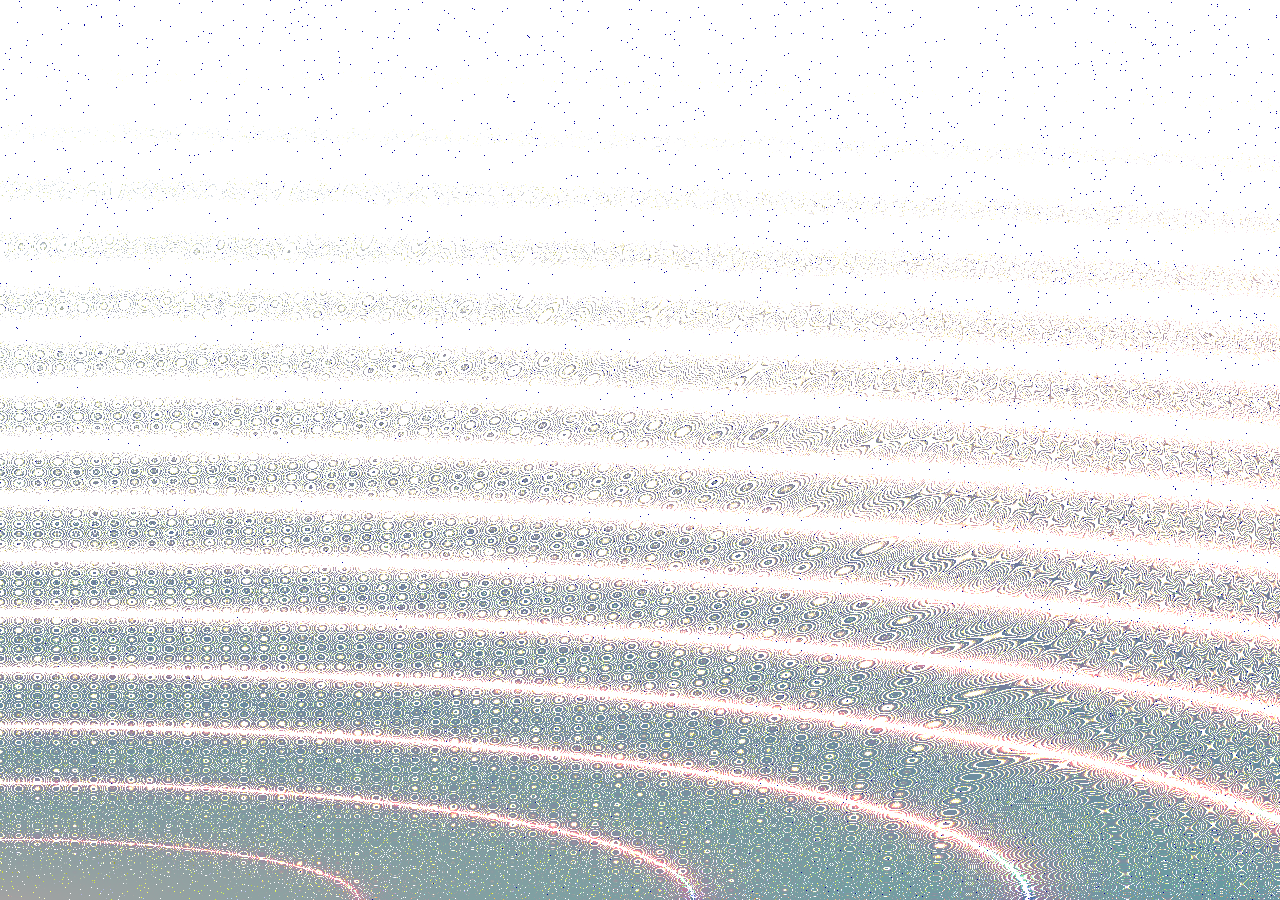
<file: week2.html>
<!DOCTYPE html>
<html lang="en">
<head>
    <meta charset="UTF-8">
    <meta name="viewport" content="width=device-width, initial-scale=1.0">
    <title>WebGL Shader Template</title>
    <style>
        /* Remove default margins and hide scrollbars */
        html, body {
            margin: 0;
            padding: 0;
            width: 100%;
            height: 100%;
            overflow: hidden;
            background: #000;
        }
        /* Make canvas cover the entire screen */
        canvas {
            display: block;
            width: 100vw;
            height: 100vh;
        }
    </style>
</head>
<body>

    <canvas id="gl-canvas"></canvas>

    <script>
        const canvas = document.querySelector('#gl-canvas');
        const gl = canvas.getContext('webgl');

        if (!gl) {
            alert('WebGL not supported!');
        }

        // Object to store normalized or raw mouse coordinates
        const mouse = { x: 0, y: 0 };

        // Track mouse movement (mapping WebGL's bottom-left origin)
        window.addEventListener('mousemove', (e) => {
            mouse.x = e.clientX;
            // Invert Y because browser coordinates start at top-left, WebGL starts at bottom-left
            mouse.y = window.innerHeight - e.clientY;
        });

        // Resize canvas to match display size
        function resize() {
    const dpr = window.devicePixelRatio || 1;

    canvas.width = Math.round(window.innerWidth * dpr);
    canvas.height = Math.round(window.innerHeight * dpr);

    gl.viewport(0, 0, canvas.width, canvas.height);
}
        window.addEventListener('mousemove', (e) => {
    const rect = canvas.getBoundingClientRect();

    mouse.x =
        (e.clientX - rect.left) *
        (canvas.width / rect.width);

    mouse.y =
        (rect.bottom - e.clientY) *
        (canvas.height / rect.height);
});
        resize();

        // Vertex shader: simple full-quad position pass
        const vsSource = `
            attribute vec2 a_position;
            void main() {
                gl_Position = vec4(a_position, 0.0, 1.0);
            }
        `;

        // Fragment shader: uses u_resolution, u_time, and u_mouse. This is where i put my code. 
        const fsSource = `
#ifdef GL_ES
precision mediump float;
#endif

uniform vec2 u_resolution;
uniform vec2 u_mouse;
uniform float u_time;

uniform vec2 u_click;
uniform float u_clickTime;

#define t u_time
#define r u_resolution

float random(vec2 st) {
    return fract(sin(dot(st, st))* 43758.5453123);
}


//Goals: Raindrop effect from mouse click, 
//mesh noise add back in, 
//figure out what this pulse is
//aspect ratio of 
void main() {
    vec2 st = gl_FragCoord.xy / u_resolution.xy;
    // Generate one constant pseudo-random value.
    // Because the seed is always 10.1, rnd is the same for every pixel.
    float rnd = random(st);
    // Stores the final red, green, and blue channel values.
    vec3 c;
    // Will store the pixel's distance from the current origin.
    float l;
    // Start z at the current elapsed time.
    float z = t;
    // Run once for each RGB channel: i=0 red, i=1 green, i=2 blue.
    for(int i = 0; i < 3; i++) {
        // Shift coordinates so the mouse becomes the new origin.
    	// NOTE: because st is changed each loop, this shift accumulates.
    	st -= (u_mouse / r);

float targetAspect = 16.0 / 9.0;
float currentAspect = r.x / r.y;
float aspectCorrection = currentAspect / targetAspect;

st.x *= 0.3 * aspectCorrection;
        // Shift the phase differently for each RGB channel.
        // First loop: t-1, second: t-2, third: t-3.
        z -= 1.0;
        // Measure this pixel's distance from the current origin.
        // This radial distance is what allows circular/ring patterns.
        l = length(st);
        // Controls how tightly packed the radial rings are.
        float ringFrequency = 50.0;
        // Global oscillation over time: ranges approximately from -1 to 1.
    //float pulse = sin(t);

        // Create an oscillating wave based on both radial distance and time.
        // l controls WHERE the rings are; z makes them move over time.
        float radialWave = sin(l * ringFrequency - 2.0 * z);
        // Make the distortion stronger near the center and weaker farther away.
        float scale = rnd / l;

        // Multiply the coordinates by the inverse of the combined distortion.
        // This warps st using distance, pulse, and the moving radial wave.
        st *= pow(scale * radialWave, -1.0);
        
        float band = fract(0.01 / length(st - 0.5));
        // Measure distance from (.5,.5), invert it to create a bright center,
        // then fract() wraps large values into repeating 0–1 bands.
        // Store the result in the current RGB channel.
        float fade = 5.0 / (1.0 + l * 3.0);

		c[i] = band * fade;
    }
    // Add radial distance l to every RGB channel, increasing brightness,
    // and output the final color with full opacity.
    gl_FragColor = vec4(c*9.0 + l, 1.0);
}
        `;

        // Helper function to compile shaders
        function createShader(gl, type, source) {
            const shader = gl.createShader(type);
            gl.shaderSource(shader, source);
            gl.compileShader(shader);
            if (!gl.getShaderParameter(shader, gl.COMPILE_STATUS)) {
                console.error(gl.getShaderInfoLog(shader));
                gl.deleteShader(shader);
                return null;
            }
            return shader;
        }

        const vertexShader = createShader(gl, gl.VERTEX_SHADER, vsSource);
        const fragmentShader = createShader(gl, gl.FRAGMENT_SHADER, fsSource);

        // Link program
        const program = gl.createProgram();
        gl.attachShader(program, vertexShader);
        gl.attachShader(program, fragmentShader);
        gl.linkProgram(program);
        gl.useProgram(program);

        // Set up rectangle geometry covering the screen (two triangles)
        const positionBuffer = gl.createBuffer();
        gl.bindBuffer(gl.ARRAY_BUFFER, positionBuffer);
        const positions = new Float32Array([
            -1, -1,
             1, -1,
            -1,  1,
            -1,  1,
             1, -1,
             1,  1,
        ]);
        gl.bufferData(gl.ARRAY_BUFFER, positions, gl.STATIC_DRAW);

        const positionLocation = gl.getAttribLocation(program, "a_position");
        gl.enableVertexAttribArray(positionLocation);
        gl.vertexAttribPointer(positionLocation, 2, gl.FLOAT, false, 0, 0);

        // Get uniform locations
        const resolutionLocation = gl.getUniformLocation(program, "u_resolution");
        const timeLocation = gl.getUniformLocation(program, "u_time");
        const mouseLocation = gl.getUniformLocation(program, "u_mouse");

        // Render loop
        let startTime = Date.now();
        function render() {
            let currentTime = (Date.now() - startTime) * 0.001;

            // Pass uniform data to shader
            gl.uniform2f(resolutionLocation, canvas.width, canvas.height);
            gl.uniform1f(timeLocation, currentTime);
            gl.uniform2f(mouseLocation, mouse.x, mouse.y);

            gl.drawArrays(gl.TRIANGLES, 0, 6);
            requestAnimationFrame(render);
        }
        render();
    </script>
</body>
</html>
</file>
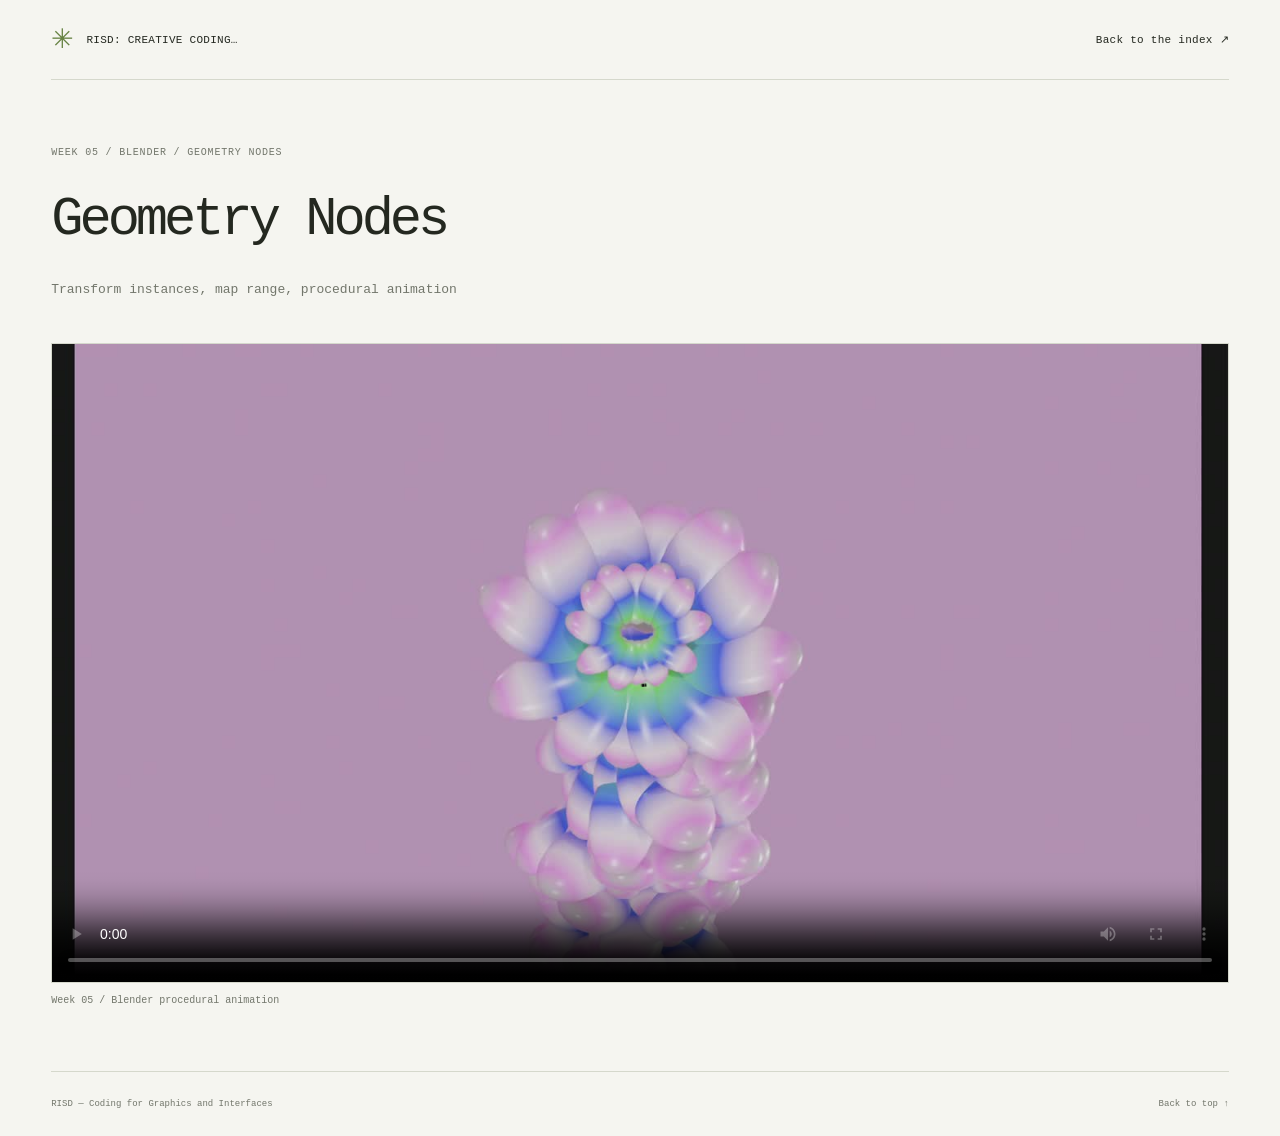
<file: week5.html>
<!DOCTYPE html>
<html lang="en">
<head>
  <meta charset="UTF-8">
  <meta name="viewport" content="width=device-width, initial-scale=1">
  <meta name="description" content="Transform instances, map range, procedural animation">
  <meta name="theme-color" content="#f5f5f0">
  <title>Geometry Nodes — RISD</title>
  <link rel="stylesheet" href="assets/home.css?v=geometry-nodes">
</head>
<body id="top">
  <a class="skip-link" href="#project">Skip to project</a>
  <header class="site-header">
    <a class="wordmark" href="index.html" aria-label="RISD Coding for Graphics and Interfaces home"><span class="mark" aria-hidden="true">✳</span> RISD: CREATIVE CODING…</a>
    <nav aria-label="Main navigation"><a href="index.html#assignments">Back to the index ↗</a></nav>
  </header>
  <main class="project" id="project">
    <p class="eyebrow">Week 05 / Blender / Geometry Nodes</p>
    <h1>Geometry Nodes</h1>
    <p class="project-description">Transform instances, map range, procedural animation</p>
    <div class="project-gallery">
      <figure>
        <video class="project-video" controls playsinline preload="metadata" poster="assets/geometry-nodes-preview.jpg" width="1920" height="1042" aria-label="Week 5 Geometry Nodes procedural animation">
          <source src="assets/videos/geometry-nodes.mp4" type="video/mp4">
          Your browser does not support embedded video. <a href="assets/videos/geometry-nodes.mp4">Download the Geometry Nodes recording</a>.
        </video>
        <figcaption>Week 05 / Blender procedural animation</figcaption>
      </figure>
    </div>
  </main>
  <footer><span>RISD — Coding for Graphics and Interfaces</span><a href="#top">Back to top ↑</a></footer>
</body>
</html>
</file>
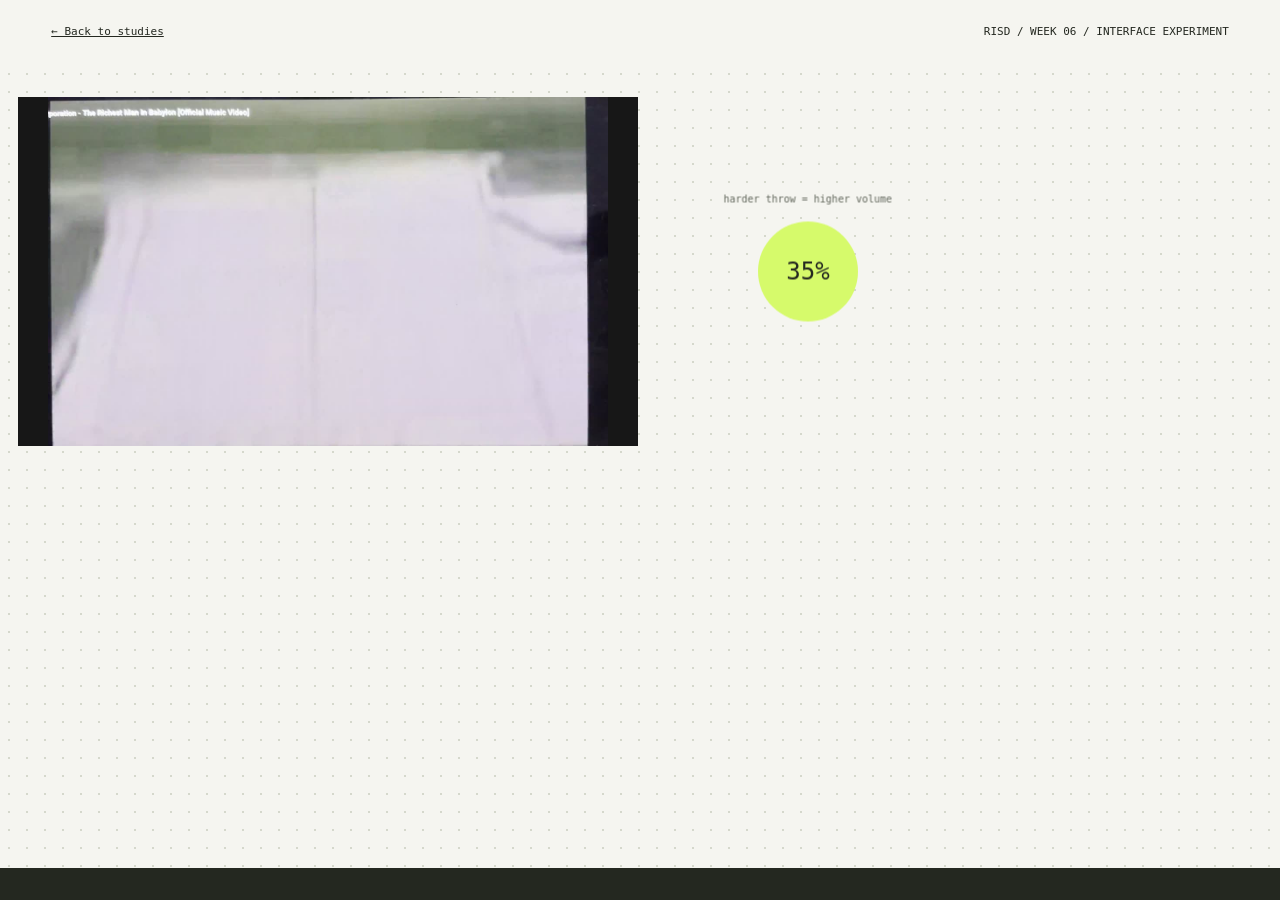
<file: week6.html>
<!DOCTYPE html>
<html lang="en">
<head>
  <meta charset="UTF-8">
  <meta name="viewport" content="width=device-width, initial-scale=1">
  <meta name="description" content="Week 6: an intentionally terrible volume interface. Gravity included.">
  <title>Volume Week 6</title>
  <link rel="stylesheet" href="assets/week6.css?v=ball-spacing">
  <script src="assets/week6.js?v=ball-spacing" defer></script>
</head>
<body>
  <header><a href="index.html#assignments">← Back to studies</a><div class="header-description"><span>RISD / WEEK 06 / INTERFACE EXPERIMENT</span></div></header>
  <main id="stage" aria-label="Gravity volume experiment">
    <div id="video-body" class="body video-body" role="button" tabindex="0" aria-label="Play or pause video. Drag to move after it falls.">
      <video id="video" src="assets/videos/IMG_5462.mp4" poster="assets/videos/week6-poster.jpg" playsinline preload="metadata" loop aria-label="Video controlled by the gravity volume interface"></video>
    </div>
    <button id="knob" class="body knob" aria-describedby="volume-instructions" type="button" aria-label="Volume 35%. Throw at the floor to set volume. Keyboard: hold Space to charge, release to throw.">35%</button>
    <p id="volume-instructions">harder throw = higher volume</p>
    <div class="floor" aria-hidden="true"></div>
  </main>
</body>
</html>
</file>
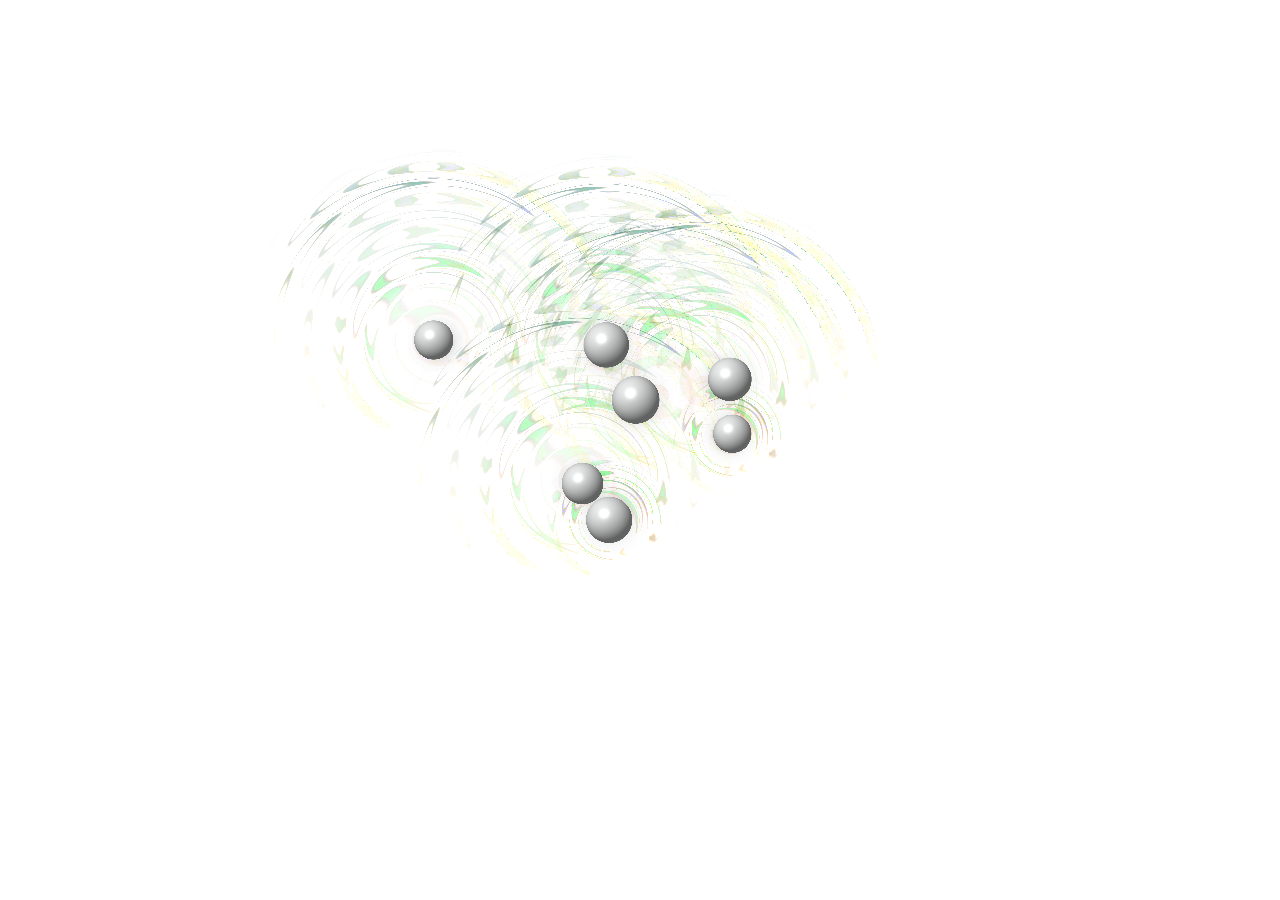
<file: previews/face-rain.html>
<!DOCTYPE html>
<html lang="en"><head><meta charset="UTF-8"><meta name="viewport" content="width=device-width, initial-scale=1"><title>Face Rain — camera-free preview</title>
<style>html,body{margin:0;width:100%;height:100%;overflow:hidden;background:white}canvas{display:block;width:100%;height:100%}</style></head>
<body><canvas id="canvas" aria-label="Blank spheres falling onto a white floor with colorful shader ripples"></canvas>
<script src="../assets/preview-playback.js"></script><script>
(() => {
  'use strict';
  const canvas = document.getElementById('canvas');
  const gl = canvas.getContext('webgl', { alpha: false, antialias: true });
  function message(text) { console.warn(text); }
  if (!gl) { message('WebGL is unavailable. Try Chrome with hardware acceleration enabled.'); return; }

  // All drawing uses one reusable quad. Sphere surfaces are shaded analytically.
  const vertexSource = `
    attribute vec2 a_position;
    uniform vec2 u_resolution, u_center;
    uniform float u_radius;
    varying vec2 v_position;
    void main() {
      v_position = a_position;
      vec2 pixel = u_center + a_position * u_radius;
      gl_Position = vec4(pixel / u_resolution * 2.0 - 1.0, 0.0, 1.0);
    }
  `;
  const sphereSource = `
    precision mediump float;
    varying vec2 v_position;
    uniform sampler2D u_snapshot;
    uniform float u_rotation;
    void main() {
      float d = dot(v_position, v_position);
      if (d > 1.0) discard;
      float cs = cos(u_rotation), sn = sin(u_rotation);
      vec2 p = mat2(cs, -sn, sn, cs) * v_position;
      vec3 normal = vec3(p, sqrt(max(0.0, 1.0 - d)));
      // Spherical coordinates bend the frozen face image around the sphere.
      vec2 uv = vec2(0.5 + atan(normal.x, normal.z) / 3.14159265,
                     0.5 + asin(normal.y) / 3.14159265);
      vec3 face = texture2D(u_snapshot, uv).rgb;
      vec3 worldNormal = vec3(v_position, normal.z);
      vec3 light = normalize(vec3(-0.5, 0.65, 1.0));
      float diffuse = max(dot(worldNormal, light), 0.0);
      float highlight = pow(max(dot(worldNormal, normalize(light + vec3(0.0, 0.0, 1.0))), 0.0), 50.0);
      vec3 color = face * (0.42 + 0.58 * diffuse) + vec3(highlight * 0.32);
      float alpha = 1.0 - smoothstep(0.975, 1.0, d);
      gl_FragColor = vec4(color, alpha);
    }
  `;
  const shadowSource = `
    precision mediump float;
    varying vec2 v_position;
    uniform float u_strength;
    void main() {
      float alpha = exp(-dot(v_position, v_position) * 4.0) * u_strength;
      gl_FragColor = vec4(0.07, 0.06, 0.09, alpha);
    }
  `;
  const rippleSource = `
    precision mediump float;
    varying vec2 v_position;
    uniform float u_age, u_extent;
    // ShaderCode's RGB phase shifts, 50-frequency radial waves, reciprocal
    // distortion, fract bands, and 9x output gain, evaluated per impact.
    vec3 shaderCode(vec2 st, float age) {
      float rnd = max(st.y, 0.02);
      vec3 c = vec3(0.0);
      float l = 0.0;
      float z = age;
      for (int i = 0; i < 3; i++) {
        st -= vec2(0.5);
        z -= 1.0;
        l = max(length(st), 0.002);
        float radialWave = sin(l * 50.0 - 2.0 * z);
        float divisor = (rnd / l) * radialWave;
        // Safe reciprocal replaces pow(negativeValue, -1.0), undefined in GLSL.
        st *= (divisor < 0.0 ? -1.0 : 1.0) / max(abs(divisor), 0.002);
        float band = fract(0.01 / max(length(st - 0.5), 0.002));
        c[i] = band * 5.0 / (1.0 + l * 3.0);
      }
      return clamp(c * 9.0 + l, 0.0, 1.0);
    }
    void main() {
      vec2 offset = v_position * u_extent;
      float distance = length(offset);
      float arrival = u_age * 85.0;
      // An outward-moving front and trailing rings carry the original pattern.
      float front = 1.0 - smoothstep(arrival, arrival + 30.0, distance);
      float wake = exp(-max(arrival - distance, 0.0) / 190.0);
      float rings = 0.35 + 0.65 * pow(0.5 + 0.5 * cos(distance * 0.07 - u_age * 5.95), 3.0);
      float fade = (1.0 - smoothstep(10.0, 14.0, u_age)) * smoothstep(0.0, 0.15, u_age);
      vec3 effect = shaderCode(offset / max(180.0, arrival * 1.5) + 0.5, u_age);
      gl_FragColor = vec4(mix(vec3(1.0), effect, front * wake * rings * fade * 0.85), 1.0);
    }
  `;
  function makeProgram(fragment, names) {
    const program = gl.createProgram();
    for (const [type, source] of [[gl.VERTEX_SHADER, vertexSource], [gl.FRAGMENT_SHADER, fragment]]) {
      const shader = gl.createShader(type);
      gl.shaderSource(shader, source); gl.compileShader(shader);
      if (!gl.getShaderParameter(shader, gl.COMPILE_STATUS)) throw new Error(gl.getShaderInfoLog(shader));
      gl.attachShader(program, shader); gl.deleteShader(shader);
    }
    gl.bindAttribLocation(program, 0, 'a_position'); gl.linkProgram(program);
    if (!gl.getProgramParameter(program, gl.LINK_STATUS)) throw new Error(gl.getProgramInfoLog(program));
    const uniforms = {};
    for (const name of ['resolution','center','radius',...names]) uniforms[name] = gl.getUniformLocation(program, 'u_' + name);
    return { program, uniforms };
  }
  let sphereProgram, rippleProgram, shadowProgram;
  try {
    sphereProgram = makeProgram(sphereSource, ['snapshot','rotation']);
    rippleProgram = makeProgram(rippleSource, ['age','extent']);
    shadowProgram = makeProgram(shadowSource, ['strength']);
  } catch (error) { console.error(error); message('The shaders could not start. Try another browser.'); return; }
  const quad = gl.createBuffer(); gl.bindBuffer(gl.ARRAY_BUFFER, quad);
  gl.bufferData(gl.ARRAY_BUFFER, new Float32Array([-1,-1, 1,-1, -1,1, -1,1, 1,-1, 1,1]), gl.STATIC_DRAW);
  gl.enableVertexAttribArray(0); gl.vertexAttribPointer(0, 2, gl.FLOAT, false, 0, 0);
  gl.clearColor(1,1,1,1); gl.enable(gl.BLEND);

  // World x/y lie on the floor, z points up toward the top-down camera.
  const GRAVITY = 650, CAMERA_HEIGHT = 900, STEP = 1/120;
  const SPAWN_INTERVAL = 1.8, MAX_SPHERES = 22, RIPPLE_LIFETIME = 14;
  const balls = [], ripples = [];
  let worldWidth = innerWidth, worldHeight = innerHeight, simulationTime = 0;
  let accumulator = 0, nextSpawn = 1.2;
  // One shared neutral texture: the preview never captures or loads a face.
  const blankTexture = gl.createTexture();
  gl.bindTexture(gl.TEXTURE_2D, blankTexture);
  gl.texImage2D(gl.TEXTURE_2D,0,gl.RGBA,1,1,0,gl.RGBA,gl.UNSIGNED_BYTE,new Uint8Array([232,234,233,255]));
  gl.texParameteri(gl.TEXTURE_2D,gl.TEXTURE_MIN_FILTER,gl.LINEAR);
  gl.texParameteri(gl.TEXTURE_2D,gl.TEXTURE_MAG_FILTER,gl.LINEAR);
  gl.texParameteri(gl.TEXTURE_2D,gl.TEXTURE_WRAP_S,gl.CLAMP_TO_EDGE);
  gl.texParameteri(gl.TEXTURE_2D,gl.TEXTURE_WRAP_T,gl.CLAMP_TO_EDGE);

  /* CAMERA / FACE SNAPSHOTS — DORMANT COPY FROM week3.html.
     These declarations and functions are commented out intentionally. Nothing
     below requests a camera, imports MediaPipe, or downloads model resources.
  let stream = null, detector = null, modelLoading = null, running = false;
  let faceBounds = null, lastDetection = -1, lastVideoTime = -1;
  let previous = performance.now(), accumulator = 0, nextSpawn = 0, animation, generation = 0;
  const snapshotCanvas = document.createElement('canvas');
  snapshotCanvas.width = snapshotCanvas.height = 192;
  const snapshotContext = snapshotCanvas.getContext('2d');

  async function loadFaceTracker() {
    if (detector) return;
    if (!modelLoading) modelLoading = (async () => {
      const base = 'https://cdn.jsdelivr.net/npm/@mediapipe/tasks-vision@0.10.14';
      const { FaceLandmarker, FilesetResolver } = await import(base + '/vision_bundle.mjs');
      const files = await FilesetResolver.forVisionTasks(base + '/wasm');
      const options = {
        baseOptions: { modelAssetPath: 'https://storage.googleapis.com/mediapipe-models/face_landmarker/face_landmarker/float16/1/face_landmarker.task', delegate: 'GPU' },
        runningMode: 'VIDEO', numFaces: 1, minFaceDetectionConfidence: 0.5,
        minFacePresenceConfidence: 0.5, minTrackingConfidence: 0.5,
        outputFaceBlendshapes: false, outputFacialTransformationMatrixes: false
      };
      try { detector = await FaceLandmarker.createFromOptions(files, options); }
      catch { options.baseOptions.delegate = 'CPU'; detector = await FaceLandmarker.createFromOptions(files, options); }
    })().catch(error => { modelLoading = null; throw error; });
    await modelLoading;
  }
  function detectFace(now) {
    const landmarks = detector.detectForVideo(video, now).faceLandmarks[0];
    if (!landmarks) { faceBounds = null; message('Looking for your face — new spheres will resume automatically.'); return; }
    const xs = landmarks.map(p => p.x), ys = landmarks.map(p => p.y);
    const minX = Math.min(...xs), maxX = Math.max(...xs), minY = Math.min(...ys), maxY = Math.max(...ys);
    const size = Math.max((maxX-minX)*video.videoWidth, (maxY-minY)*video.videoHeight) * 1.18;
    faceBounds = { x: (minX+maxX)*video.videoWidth/2-size/2, y: (minY+maxY)*video.videoHeight/2-size/2, size };
    message(balls.length >= MAX_SPHERES ? 'The pile is full. Reload to start a new scene.' : '');
  }
  function captureSnapshot() {
    const { x, y, size } = faceBounds;
    const n = snapshotCanvas.width;
    snapshotContext.setTransform(1,0,0,1,0,0);
    snapshotContext.fillStyle = '#eee'; snapshotContext.fillRect(0,0,n,n);
    snapshotContext.setTransform(-1,0,0,1,n,0);
    snapshotContext.drawImage(video, x,y,size,size, 0,0,n,n);
    const texture = gl.createTexture(); gl.bindTexture(gl.TEXTURE_2D, texture);
    gl.pixelStorei(gl.UNPACK_FLIP_Y_WEBGL, true);
    gl.texImage2D(gl.TEXTURE_2D,0,gl.RGBA,gl.RGBA,gl.UNSIGNED_BYTE,snapshotCanvas);
    gl.texParameteri(gl.TEXTURE_2D,gl.TEXTURE_MIN_FILTER,gl.LINEAR);
    gl.texParameteri(gl.TEXTURE_2D,gl.TEXTURE_MAG_FILTER,gl.LINEAR);
    gl.texParameteri(gl.TEXTURE_2D,gl.TEXTURE_WRAP_S,gl.CLAMP_TO_EDGE);
    gl.texParameteri(gl.TEXTURE_2D,gl.TEXTURE_WRAP_T,gl.CLAMP_TO_EDGE);
    return texture; // Never updated again: each sphere owns its spawn-time image.
  }
  */
  function spawnSphere() {
    // This decorative preview loops; the assignment keeps its own full pile.
    if (balls.length >= MAX_SPHERES) balls.shift();
    const radius = Math.min(17 + Math.random()*7, Math.min(worldWidth,worldHeight)*0.075);
    const spread = Math.min(worldWidth,worldHeight)*0.32;
    balls.push({
      x: (Math.random()+Math.random()-1)*spread, y: (Math.random()+Math.random()-1)*spread,
      z: 330 + Math.random()*50, radius, vx: (Math.random()-.5)*18, vy: (Math.random()-.5)*18, vz: -35,
      rotation: (Math.random()-.5)*0.5, spin: (Math.random()-.5)*0.6,
      texture: blankTexture, landed: false, lastImpact: -100
    });
  }
  function impact(ball, speed) {
    if (!ball.landed || (speed > 80 && simulationTime-ball.lastImpact > 0.6)) {
      ripples.push({ x: ball.x, y: ball.y, born: simulationTime });
      ball.lastImpact = simulationTime;
    }
    ball.landed = true;
  }
  function simulate(dt) {
    simulationTime += dt;
    for (const b of balls) {
      b.vz -= GRAVITY*dt;
      b.x += b.vx*dt; b.y += b.vy*dt; b.z += b.vz*dt;
      b.rotation += b.spin*dt;
      if (b.landed) { b.spin *= Math.exp(-dt*3); b.vx *= Math.exp(-dt*1.5); b.vy *= Math.exp(-dt*1.5); }
    }
    // Iterative nonpenetration constraints allow spheres to stack vertically.
    for (let iteration=0; iteration<5; iteration++) {
      for (const b of balls) {
        if (b.z < b.radius) {
          impact(b, Math.max(0,-b.vz)); b.z = b.radius;
          b.vz = b.vz < -35 ? -b.vz*0.12 : Math.max(0,b.vz);
          b.vx *= 0.95; b.vy *= 0.95;
        }
        const edgeX = Math.max(0,worldWidth/2-b.radius), edgeY = Math.max(0,worldHeight/2-b.radius);
        if (Math.abs(b.x)>edgeX) { b.x=Math.sign(b.x)*edgeX; b.vx *= -0.2; }
        if (Math.abs(b.y)>edgeY) { b.y=Math.sign(b.y)*edgeY; b.vy *= -0.2; }
      }
      for (let i=0; i<balls.length; i++) for (let j=i+1; j<balls.length; j++) {
        const a=balls[i], b=balls[j];
        let dx=b.x-a.x,dy=b.y-a.y,dz=b.z-a.z;
        let distance=Math.hypot(dx,dy,dz), minimum=a.radius+b.radius;
        if (distance>=minimum) continue;
        if (distance<0.0001) { dx=0;dy=0;dz=1;distance=1; }
        const nx=dx/distance,ny=dy/distance,nz=dz/distance;
        const correction=(minimum-distance)*0.5;
        a.x-=nx*correction;a.y-=ny*correction;a.z-=nz*correction;
        b.x+=nx*correction;b.y+=ny*correction;b.z+=nz*correction;
        const relative=(b.vx-a.vx)*nx+(b.vy-a.vy)*ny+(b.vz-a.vz)*nz;
        if(relative<0) {
          if (nz>0.35 && a.landed && !b.landed) impact(b,-relative);
          if (nz<-.35 && b.landed && !a.landed) impact(a,-relative);
          const impulse=-relative*0.52;
          a.vx-=nx*impulse;a.vy-=ny*impulse;a.vz-=nz*impulse;
          b.vx+=nx*impulse;b.vy+=ny*impulse;b.vz+=nz*impulse;
        }
      }
    }
    for (const b of balls) b.z=Math.max(b.radius,b.z);
    while(ripples.length && simulationTime-ripples[0].born>RIPPLE_LIFETIME) ripples.shift();
  }

  function useQuad(program, x,y,radius,dpr) {
    gl.useProgram(program.program);
    gl.uniform2f(program.uniforms.resolution,canvas.width,canvas.height);
    gl.uniform2f(program.uniforms.center,(worldWidth/2+x)*dpr,(worldHeight/2-y)*dpr);
    gl.uniform1f(program.uniforms.radius,radius*dpr);
  }
  function drawScene(dpr) {
    gl.clear(gl.COLOR_BUFFER_BIT);
    // Multiply each independent ShaderCode ripple into the white floor.
    gl.blendFunc(gl.DST_COLOR,gl.ZERO);
    for(const ripple of ripples) {
      const age=simulationTime-ripple.born;
      const extent=Math.min(age*85+40,Math.hypot(worldWidth,worldHeight));
      useQuad(rippleProgram,ripple.x,ripple.y,extent,dpr);
      gl.uniform1f(rippleProgram.uniforms.age,age);
      gl.uniform1f(rippleProgram.uniforms.extent,extent);
      gl.drawArrays(gl.TRIANGLES,0,6);
    }
    gl.blendFunc(gl.SRC_ALPHA,gl.ONE_MINUS_SRC_ALPHA);
    for(const b of balls) {
      const height=Math.max(0,b.z-b.radius);
      useQuad(shadowProgram,b.x+height*.10,b.y+height*.08,b.radius*(1.6+height*.003),dpr);
      gl.uniform1f(shadowProgram.uniforms.strength,0.28/(1+height*.009));
      gl.drawArrays(gl.TRIANGLES,0,6);
    }
    // Higher spheres are nearer the camera and cover lower ones in the pile.
    const sorted=[...balls].sort((a,b)=>a.z-b.z);
    for(const b of sorted) {
      const perspective=CAMERA_HEIGHT/(CAMERA_HEIGHT-Math.min(b.z,650));
      useQuad(sphereProgram,b.x*perspective,b.y*perspective,b.radius*perspective,dpr);
      gl.activeTexture(gl.TEXTURE0);gl.bindTexture(gl.TEXTURE_2D,b.texture);
      gl.uniform1i(sphereProgram.uniforms.snapshot,0);
      gl.uniform1f(sphereProgram.uniforms.rotation,b.rotation);
      gl.drawArrays(gl.TRIANGLES,0,6);
    }
  }
  /* CAMERA START/STOP — DORMANT. Restore in the assignment, not this preview.
  function stopCamera() {
    generation++;running=false;faceBounds=null;
    if(stream)stream.getTracks().forEach(track=>track.stop());
    stream=null;video.srcObject=null;
    button.hidden=false;button.disabled=false;button.textContent='Start camera';
  }
  button.onclick=async()=>{
    if(!navigator.mediaDevices?.getUserMedia){message('Open this page on HTTPS or localhost to use the camera.');return;}
    const session=generation;button.disabled=true;message('');
    try {
      const camera=await navigator.mediaDevices.getUserMedia({video:{width:{ideal:640},height:{ideal:480},facingMode:'user'},audio:false});
      if(session!==generation){camera.getTracks().forEach(track=>track.stop());return;}
      stream=camera;video.srcObject=stream;await video.play();
      stream.getVideoTracks()[0].addEventListener('ended',()=>{stopCamera();message('Camera stopped. The existing snapshots remain.');});
      button.textContent='Loading face tracking…';await loadFaceTracker();
      if(session!==generation||!stream)return;
      running=true;nextSpawn=simulationTime;lastVideoTime=-1;button.hidden=true;
      message('Looking for your face…');
    } catch(error) {
      console.error(error);stopCamera();
      message(error.name==='NotAllowedError'?'Allow camera access, then try again.':'Could not start the camera or face tracking. Check your camera and internet connection.');
    } finally {button.disabled=false;}
  };
  */

  // Seed a small pile and two incoming spheres so even a paused preview is useful.
  for(let i=0;i<5;i++)spawnSphere();
  for(let i=0;i<180;i++)simulate(STEP);
  spawnSphere();spawnSphere();
  nextSpawn=simulationTime+SPAWN_INTERVAL;
  PreviewPlayback.run((now,dt)=>{
    worldWidth=innerWidth;worldHeight=innerHeight;
    const dpr=1,w=Math.max(1,Math.round(worldWidth*dpr)),h=Math.max(1,Math.round(worldHeight*dpr));
    if(canvas.width!==w||canvas.height!==h){canvas.width=w;canvas.height=h;gl.viewport(0,0,w,h);}
    if(dt>0 && simulationTime>=nextSpawn){spawnSphere();nextSpawn=simulationTime+SPAWN_INTERVAL;}
    accumulator+=dt;
    while(accumulator>=STEP){simulate(STEP);accumulator-=STEP;}
    drawScene(dpr);
  });
})();
</script></body></html>
</file>
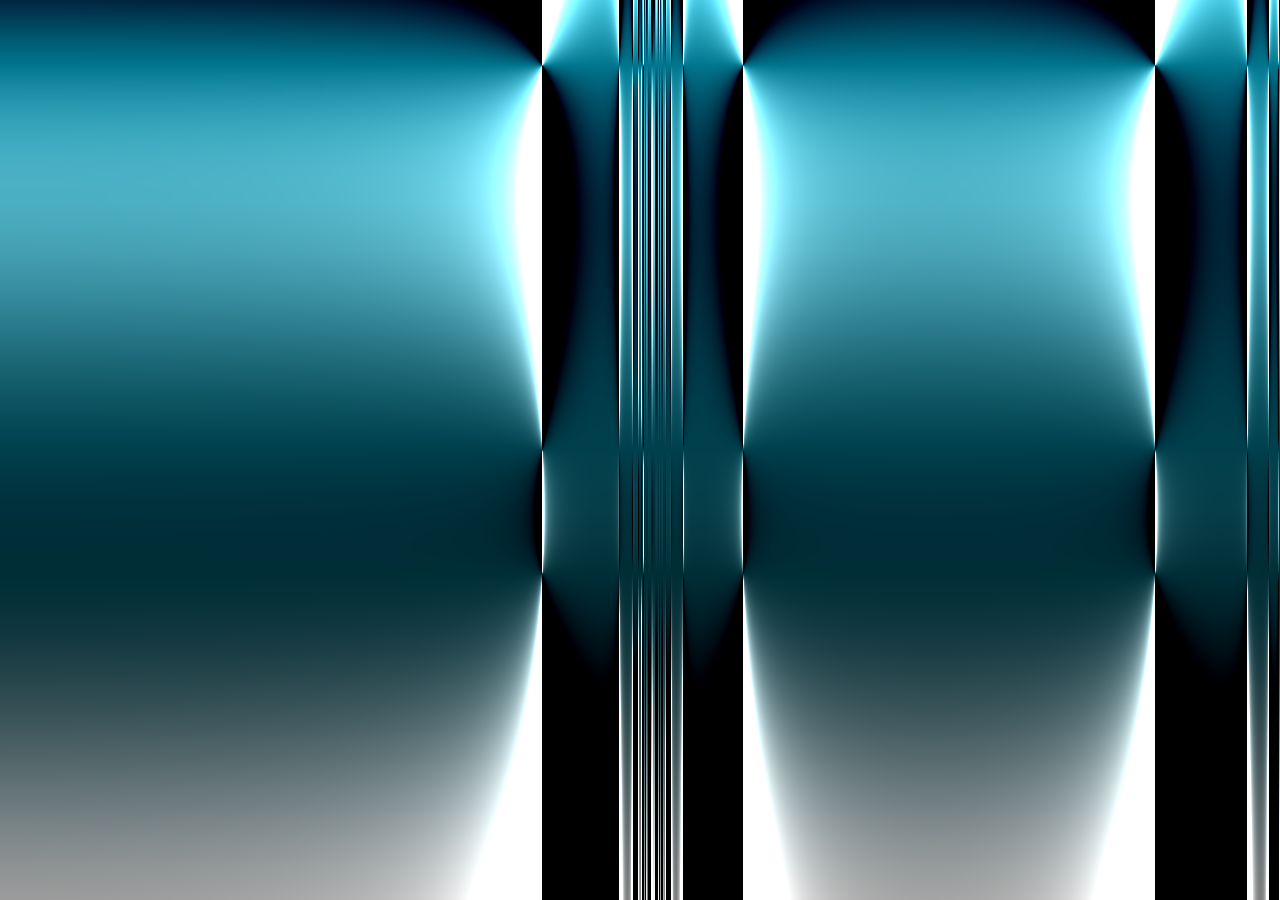
<file: previews/week1.html>
<!DOCTYPE html>
<html lang="en"><head><meta charset="UTF-8"><meta name="viewport" content="width=device-width, initial-scale=1"><title>Week 1 preview</title>
<style>html,body{margin:0;width:100%;height:100%;overflow:hidden;background:#071416}canvas{display:block;width:100%;height:100%}p{color:white;font:12px monospace;padding:20px}</style></head>
<body><canvas aria-label="Live Week 1 shader preview"></canvas><script src="../assets/preview-playback.js"></script>
<script>
(() => {
  const canvas=document.querySelector('canvas'),gl=canvas.getContext('webgl',{alpha:false,antialias:false});
  if(!gl){document.body.innerHTML='<p>Open the study to view this shader.</p>';return;}
  const source=`
            #ifdef GL_ES
precision mediump float;
#endif

#define PI 3.14159265359

uniform vec2 u_resolution;
uniform vec2 u_mouse;
uniform float u_time;

float plot(vec2 st){
    return st.x = st.y;
}


void main() {
    vec2 st = gl_FragCoord.xy/u_resolution.xy;
    st.x *= u_resolution.x/u_resolution.y;
    
    float y = st.x/sin(st.x*u_time);
    float x = st.y/sin(st.y+u_time);
    
    float comb = cos(x*u_time)/sin(y-u_time);


    vec3 color = vec3(comb);

    // Plot a line
    float pct = plot(st);
    color = (0.5-pct)*color+pct*vec3(0.0,0.5,0.6);
    
    gl_FragColor = vec4(color,1.0);
}
        `;
  function compile(type,source){const shader=gl.createShader(type);gl.shaderSource(shader,source);gl.compileShader(shader);if(!gl.getShaderParameter(shader,gl.COMPILE_STATUS))throw Error(gl.getShaderInfoLog(shader));return shader;}
  const program=gl.createProgram();
  try{
    gl.attachShader(program,compile(gl.VERTEX_SHADER,'attribute vec2 a_position;void main(){gl_Position=vec4(a_position,0.,1.);}'));
    gl.attachShader(program,compile(gl.FRAGMENT_SHADER,source));gl.linkProgram(program);
    if(!gl.getProgramParameter(program,gl.LINK_STATUS))throw Error(gl.getProgramInfoLog(program));
  }catch(error){console.error(error);document.body.innerHTML='<p>Open the study to view this shader.</p>';return;}
  gl.useProgram(program);
  const buffer=gl.createBuffer();gl.bindBuffer(gl.ARRAY_BUFFER,buffer);gl.bufferData(gl.ARRAY_BUFFER,new Float32Array([-1,-1,1,-1,-1,1,-1,1,1,-1,1,1]),gl.STATIC_DRAW);
  const position=gl.getAttribLocation(program,'a_position');gl.enableVertexAttribArray(position);gl.vertexAttribPointer(position,2,gl.FLOAT,false,0,0);
  const resolution=gl.getUniformLocation(program,'u_resolution'),clock=gl.getUniformLocation(program,'u_time'),mouseUniform=gl.getUniformLocation(program,'u_mouse');
  let time=2.8,mouse={x:.48,y:.5},pointer=false;
  addEventListener('message',event=>{if(event.source!==parent||event.data?.type!=='preview-pointer')return;mouse={x:event.data.x,y:1-event.data.y};pointer=true;});
  PreviewPlayback.run((now,dt)=>{
    time+=dt;
    const width=Math.max(1,Math.round(innerWidth)),height=Math.max(1,Math.round(innerHeight));
    if(canvas.width!==width||canvas.height!==height){canvas.width=width;canvas.height=height;gl.viewport(0,0,width,height);}
    if(!pointer)mouse={x:.48+Math.sin(time*.18)*.12,y:.5+Math.cos(time*.13)*.08};
    gl.uniform2f(resolution,width,height);gl.uniform1f(clock,time);gl.uniform2f(mouseUniform,mouse.x*width,mouse.y*height);
    gl.drawArrays(gl.TRIANGLES,0,6);
  });
})();
</script></body></html>
</file>
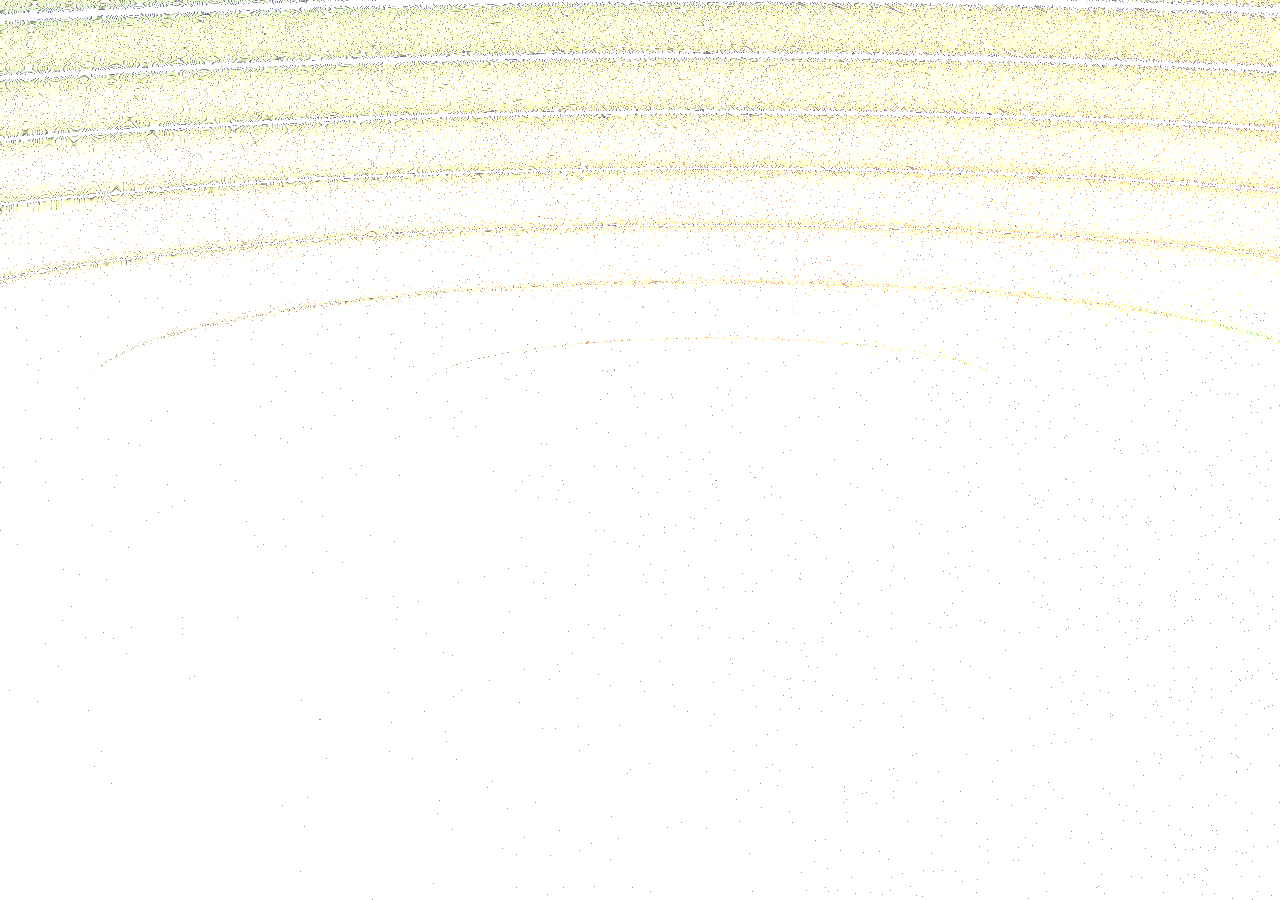
<file: previews/week2.html>
<!DOCTYPE html>
<html lang="en"><head><meta charset="UTF-8"><meta name="viewport" content="width=device-width, initial-scale=1"><title>Week 2 preview</title>
<style>html,body{margin:0;width:100%;height:100%;overflow:hidden;background:#071416}canvas{display:block;width:100%;height:100%}p{color:white;font:12px monospace;padding:20px}</style></head>
<body><canvas aria-label="Live Week 2 shader preview"></canvas><script src="../assets/preview-playback.js"></script>
<script>
(() => {
  const canvas=document.querySelector('canvas'),gl=canvas.getContext('webgl',{alpha:false,antialias:false});
  if(!gl){document.body.innerHTML='<p>Open the study to view this shader.</p>';return;}
  const source=`
#ifdef GL_ES
precision mediump float;
#endif

uniform vec2 u_resolution;
uniform vec2 u_mouse;
uniform float u_time;

uniform vec2 u_click;
uniform float u_clickTime;

#define t u_time
#define r u_resolution

float random(vec2 st) {
    return fract(sin(dot(st, st))* 43758.5453123);
}


//Goals: Raindrop effect from mouse click, 
//mesh noise add back in, 
//figure out what this pulse is
//aspect ratio of 
void main() {
    vec2 st = gl_FragCoord.xy / u_resolution.xy;
    // Generate one constant pseudo-random value.
    // Because the seed is always 10.1, rnd is the same for every pixel.
    float rnd = random(st);
    // Stores the final red, green, and blue channel values.
    vec3 c;
    // Will store the pixel's distance from the current origin.
    float l;
    // Start z at the current elapsed time.
    float z = t;
    // Run once for each RGB channel: i=0 red, i=1 green, i=2 blue.
    for(int i = 0; i < 3; i++) {
        // Shift coordinates so the mouse becomes the new origin.
    	// NOTE: because st is changed each loop, this shift accumulates.
    	st -= (u_mouse / r);

float targetAspect = 16.0 / 9.0;
float currentAspect = r.x / r.y;
float aspectCorrection = currentAspect / targetAspect;

st.x *= 0.3 * aspectCorrection;
        // Shift the phase differently for each RGB channel.
        // First loop: t-1, second: t-2, third: t-3.
        z -= 1.0;
        // Measure this pixel's distance from the current origin.
        // This radial distance is what allows circular/ring patterns.
        l = length(st);
        // Controls how tightly packed the radial rings are.
        float ringFrequency = 50.0;
        // Global oscillation over time: ranges approximately from -1 to 1.
    //float pulse = sin(t);

        // Create an oscillating wave based on both radial distance and time.
        // l controls WHERE the rings are; z makes them move over time.
        float radialWave = sin(l * ringFrequency - 2.0 * z);
        // Make the distortion stronger near the center and weaker farther away.
        float scale = rnd / l;

        // Multiply the coordinates by the inverse of the combined distortion.
        // This warps st using distance, pulse, and the moving radial wave.
        st *= pow(scale * radialWave, -1.0);
        
        float band = fract(0.01 / length(st - 0.5));
        // Measure distance from (.5,.5), invert it to create a bright center,
        // then fract() wraps large values into repeating 0–1 bands.
        // Store the result in the current RGB channel.
        float fade = 5.0 / (1.0 + l * 3.0);

		c[i] = band * fade;
    }
    // Add radial distance l to every RGB channel, increasing brightness,
    // and output the final color with full opacity.
    gl_FragColor = vec4(c*9.0 + l, 1.0);
}
        `;
  function compile(type,source){const shader=gl.createShader(type);gl.shaderSource(shader,source);gl.compileShader(shader);if(!gl.getShaderParameter(shader,gl.COMPILE_STATUS))throw Error(gl.getShaderInfoLog(shader));return shader;}
  const program=gl.createProgram();
  try{
    gl.attachShader(program,compile(gl.VERTEX_SHADER,'attribute vec2 a_position;void main(){gl_Position=vec4(a_position,0.,1.);}'));
    gl.attachShader(program,compile(gl.FRAGMENT_SHADER,source));gl.linkProgram(program);
    if(!gl.getProgramParameter(program,gl.LINK_STATUS))throw Error(gl.getProgramInfoLog(program));
  }catch(error){console.error(error);document.body.innerHTML='<p>Open the study to view this shader.</p>';return;}
  gl.useProgram(program);
  const buffer=gl.createBuffer();gl.bindBuffer(gl.ARRAY_BUFFER,buffer);gl.bufferData(gl.ARRAY_BUFFER,new Float32Array([-1,-1,1,-1,-1,1,-1,1,1,-1,1,1]),gl.STATIC_DRAW);
  const position=gl.getAttribLocation(program,'a_position');gl.enableVertexAttribArray(position);gl.vertexAttribPointer(position,2,gl.FLOAT,false,0,0);
  const resolution=gl.getUniformLocation(program,'u_resolution'),clock=gl.getUniformLocation(program,'u_time'),mouseUniform=gl.getUniformLocation(program,'u_mouse');
  let time=2.8,mouse={x:.48,y:.5},pointer=false;
  addEventListener('message',event=>{if(event.source!==parent||event.data?.type!=='preview-pointer')return;mouse={x:event.data.x,y:1-event.data.y};pointer=true;});
  PreviewPlayback.run((now,dt)=>{
    time+=dt;
    const width=Math.max(1,Math.round(innerWidth)),height=Math.max(1,Math.round(innerHeight));
    if(canvas.width!==width||canvas.height!==height){canvas.width=width;canvas.height=height;gl.viewport(0,0,width,height);}
    if(!pointer)mouse={x:.48+Math.sin(time*.18)*.12,y:.5+Math.cos(time*.13)*.08};
    gl.uniform2f(resolution,width,height);gl.uniform1f(clock,time);gl.uniform2f(mouseUniform,mouse.x*width,mouse.y*height);
    gl.drawArrays(gl.TRIANGLES,0,6);
  });
})();
</script></body></html>
</file>
<file: assets/home.css>
/* Proto Mono will be used when installed. To ship it on the web, add your
   licensed WOFF2 file and add its url() to src below. No font is downloaded. */
@font-face {
  font-family: 'Proto Mono';
  src: local('Proto Mono'), local('ProtoMono-Regular'), local('Proto Mono Regular');
  font-display: swap;
}
:root { --paper:#f5f5f0; --ink:#242820; --muted:#72766b; --line:#d5d8cc; --accent:#678344; --mono:'Proto Mono','SFMono-Regular',Consolas,'Liberation Mono',monospace; }
* { box-sizing:border-box; }
html { scroll-behavior:smooth; scroll-padding-top:40px; }
body { margin:0; background:var(--paper); color:var(--ink); font-family:var(--mono); -webkit-font-smoothing:antialiased; }
a { color:inherit; text-decoration:none; }
button { font:inherit; }
a:focus-visible,button:focus-visible { outline:2px solid var(--accent); outline-offset:6px; }
::selection { background:#d6e5c2; color:#222; }
.skip-link { position:fixed; top:10px; left:10px; z-index:10; background:var(--ink); color:white; padding:14px; transform:translateY(-160%); }
.skip-link:focus { transform:none; }
.site-header { margin:0 4vw; padding:26px 0; display:flex; align-items:center; justify-content:space-between; border-bottom:1px solid var(--line); font-size:11px; letter-spacing:.025em; }
.wordmark { display:flex; align-items:center; gap:12px; }
.mark { font:27px/1 sans-serif; color:var(--accent); }
.count { color:var(--muted); margin:0 18px 0 7px; }
.hero { position:relative; min-height:calc(100svh - 82px); padding:65px 4vw 88px; display:grid; grid-template-columns:1fr 1.04fr; align-items:center; gap:3vw; }
.eyebrow { display:flex; align-items:center; gap:9px; margin:0; font-size:10px; line-height:1.6; text-transform:uppercase; letter-spacing:.08em; color:var(--muted); }
.status-dot { display:inline-block; width:6px; height:6px; border-radius:50%; background:var(--accent); }
h1 { font-size:clamp(32px,4.2vw,72px); line-height:1.09; font-weight:400; letter-spacing:-.075em; margin:30px 0 28px; }
h1 > span:not(.title-dot) { font-size:1em; line-height:1.09; }
.title-dot { color:var(--accent); font-size:1.4em; }
.index-link { display:inline-flex; gap:30px; align-items:center; border-bottom:1px solid var(--ink); padding:0 0 9px; font-size:11px; }
.index-link span { transition:transform .2s; }
.index-link:hover span { transform:translateY(3px); }
.hero-art { min-width:0; }
.art-caption { display:flex; align-items:center; justify-content:space-between; gap:10px; text-transform:uppercase; font-size:9px; letter-spacing:.06em; margin-bottom:15px; color:var(--muted); }
#motion-toggle { padding:6px 0 6px 8px; background:none; border:0; color:var(--ink); cursor:pointer; font-size:9px; text-transform:uppercase; letter-spacing:.04em; }
#motion-toggle span { margin-left:10px; }
.hero-stage { position:relative; aspect-ratio:1.17; overflow:hidden; background:white; }
iframe { display:block; width:100%; height:100%; border:0; pointer-events:none; }
.corner { position:absolute; width:12px; height:12px; border-color:#88947b; border-style:solid; pointer-events:none; }
.top-left { left:0;top:0;border-width:1px 0 0 1px; }.top-right { right:0;top:0;border-width:1px 1px 0 0; }
.bottom-left { left:0;bottom:0;border-width:0 0 1px 1px; }.bottom-right { right:0;bottom:0;border-width:0 1px 1px 0; }
.art-footnote { display:flex; align-items:center; justify-content:space-between; font-size:9px; line-height:1.8; padding:15px 0 0; }
.muted { color:var(--muted); }
.hero-bottom { position:absolute; bottom:28px; left:4vw; right:4vw; display:flex; justify-content:flex-end; color:var(--muted); font-size:9px; text-transform:uppercase; letter-spacing:.05em; }
.assignments { border-top:1px solid var(--line); padding:86px 4vw 65px; }
.section-heading { display:flex; justify-content:space-between; align-items:end; gap:20px; margin-bottom:42px; }
h2 { font-size:clamp(25px,3.4vw,46px); font-weight:400; letter-spacing:-.055em; margin:13px 0 0; }
.section-note { font-size:10px; color:var(--muted); line-height:1.8; margin:0 0 3px; }
.study-grid { display:grid; grid-template-columns:repeat(3,minmax(0,1fr)); gap:26px; }
.study { display:block; min-width:0; }
.study-preview { position:relative; aspect-ratio:1.28; overflow:hidden; background:white; border:1px solid var(--line); transition:border-color .2s; }
.preview-one { background:#113d42; }.preview-two { background:#ecece4; }
.preview-number { position:absolute; top:14px; left:14px; font-size:10px; padding:7px 9px; background:#f5f5f0e8; color:var(--ink); border:1px solid #24282020; }
.open-indicator { position:absolute; bottom:12px; right:12px; display:grid; place-items:center; width:33px; height:33px; background:var(--paper); color:var(--ink); border:1px solid var(--line); transition:background .2s,color .2s; }
.study:hover .study-preview,.study:focus-visible .study-preview { border-color:var(--accent); }
.study:hover .open-indicator,.study:focus-visible .open-indicator { background:var(--ink); color:var(--paper); }
.study-meta { display:flex; justify-content:space-between; gap:8px; color:var(--muted); font-size:9px; padding-top:21px; text-transform:uppercase; }
h3 { font-size:18px; font-weight:400; letter-spacing:-.04em; margin:13px 0 10px; }
.study p { color:var(--muted); font-size:11px; line-height:1.8; min-height:40px; max-width:34ch; margin:0; }
.study-link { display:flex; align-items:center; justify-content:space-between; font-size:10px; border-bottom:1px solid var(--line); padding:22px 0 15px; }
.next-study { display:flex; align-items:center; gap:30px; border:1px dashed var(--line); padding:23px 25px; margin-top:45px; }
.next-study p { font-size:11px; color:var(--muted); margin:0; }
.small-orbit { margin-left:auto; font-size:25px; color:#8c967f; }
footer { margin:0 4vw; border-top:1px solid var(--line); display:flex; justify-content:space-between; gap:20px; padding:27px 0; font-size:9px; color:var(--muted); }
.noscript-note { margin:20px 4vw; font-size:12px; }
@media(min-width:1600px) { .hero { gap:6vw; } .hero-stage { max-height:65vh; } }
@media(max-width:850px) { .hero { padding-top:45px; grid-template-columns:1fr 1fr; } h1 { font-size:4.2vw; }.study-grid { gap:16px; } .study-meta { font-size:8px; } h3 { font-size:16px; }.study p{font-size:10px;} }
@media(max-width:640px) {
  .site-header { margin:0 6vw; padding:20px 0; font-size:9px; }.count { margin-right:8px; }.mark{font-size:23px;}
  .hero { min-height:auto; grid-template-columns:1fr; padding:42px 6vw 80px; gap:36px; }
  h1 { font-size:clamp(30px,8vw,50px); margin:22px 0; }h1 > span:not(.title-dot),.title-dot{font-size:1em;}
  .hero-stage{aspect-ratio:1.35;}.hero-bottom{left:6vw;right:6vw;font-size:8px;bottom:25px;}.hero-bottom a{margin-left:auto;}
  .assignments{padding:52px 6vw 40px;}.section-heading{display:block;margin-bottom:30px;}.section-note{margin-top:16px;}.study-grid{grid-template-columns:1fr;gap:38px;}
  .study-preview{aspect-ratio:1.4;}.study-meta{font-size:9px;}h3{font-size:21px;}.study p{font-size:11px;min-height:0;max-width:100%;}.study-link{padding-top:17px;}
  .next-study{padding:20px 16px;gap:16px;}.next-study p{font-size:10px;}.small-orbit{display:none;}
  footer{margin:0 6vw;font-size:8px;flex-wrap:wrap;}
}
@media(prefers-reduced-motion:reduce) { html{scroll-behavior:auto;} *,*::before,*::after{transition:none!important;} }

code { font:inherit; }
.study .equation { max-width:none; min-height:60px; line-height:1.85; overflow-wrap:anywhere; }

.study-preview > img { display:block; width:100%; height:100%; object-fit:cover; }
.project { padding:65px 4vw; max-width:1500px; margin:0 auto; }
.project h1 { max-width:22ch; }
.project-description { color:var(--muted); font-size:13px; line-height:1.8; margin:0 0 42px; }
.project-gallery { display:grid; gap:36px; }
.project-gallery figure { margin:0; }
.project-gallery img { display:block; width:100%; height:auto; border:1px solid var(--line); }
.project-gallery figcaption { margin-top:12px; font-size:10px; color:var(--muted); }
@media(max-width:640px) { .project { padding:42px 6vw; } }

.site-header nav { display:flex; flex-wrap:wrap; justify-content:flex-end; gap:12px 24px; }
.design-preview { aspect-ratio:3 / 4; }
.design-preview > img { object-fit:contain; }
.design-gallery { max-width:900px; margin:0 auto; }
/* Keep the live viewport and its link in separate, fully sized rows. */
.website-preview { display:block; border:1px solid var(--line); background:white; }
.website-preview-window { position:relative; display:block; height:clamp(560px,75vh,900px); overflow:hidden; }
.website-preview-window > iframe { position:absolute; inset:0; width:100%; height:100%; pointer-events:none; }
.maer-site-preview > iframe { position:absolute; top:0; left:0; width:300%; height:300%; transform:scale(.333333); transform-origin:top left; pointer-events:none; }
.website-preview-label { display:flex; justify-content:space-between; align-items:center; gap:24px; padding:18px 22px; background:var(--paper); border-top:1px solid var(--line); font-size:12px; line-height:1.5; }
.website-preview:hover .website-preview-label,.website-preview:focus-visible .website-preview-label { background:var(--ink); color:var(--paper); }
.maer-gallery { gap:48px; }
.maer-gallery > figure { min-width:0; }
.maer-gallery figcaption { line-height:1.6; }
@media(max-width:640px) { .website-preview-window { height:560px; } .website-preview-label { padding:16px; } }
.maer-gallery .maer-logo { padding:6%; background:white; }
.maer-gallery video { display:block; width:100%; aspect-ratio:16 / 9; background:#171717; border:1px solid var(--line); }
.maer-icon { max-width:520px; }
.sr-only { position:absolute; width:1px; height:1px; padding:0; margin:-1px; overflow:hidden; clip:rect(0,0,0,0); white-space:nowrap; border:0; }
@media(max-width:640px) { .site-header { gap:16px; } }

.project-video { display:block; width:100%; height:auto; background:#171717; border:1px solid var(--line); }

.volume-preview { background:radial-gradient(#d5d8cc 1px,transparent 1px) 0 0 / 12px 12px,var(--paper); }
.volume-preview > img { position:absolute; left:6%; top:28%; width:57%; height:auto; aspect-ratio:16 / 9; object-fit:contain; background:#171717; }
.volume-preview-ball { position:absolute; right:8%; top:36%; width:19%; aspect-ratio:1; display:grid; place-items:center; border-radius:50%; background:#d6fa6b; font-size:clamp(12px,1.6vw,22px); }
.volume-preview-floor { position:absolute; bottom:0; left:0; right:0; height:8%; background:var(--ink); }
</file>
<file: assets/week6.css>
:root { color-scheme:light; --paper:#f5f5f0; --ink:#242820; --accent:#d6fa6b; }
* { box-sizing:border-box; }
body { margin:0; height:100vh; height:100dvh; display:flex; flex-direction:column; overflow:hidden; background:var(--paper); color:var(--ink); font-family:ui-monospace,SFMono-Regular,Consolas,monospace; }
header { flex:none; padding:24px 4vw; display:flex; justify-content:space-between; align-items:start; gap:24px; font-size:11px; line-height:1.5; }
header > a { flex-shrink:0; }
.header-description { max-width:64ch; text-align:right; }
#volume-instructions { position:absolute; top:0; left:0; z-index:3; margin:0; padding:4px 6px; max-width:calc(100% - 12px); font-size:10px; line-height:1.6; color:#62675c; background:var(--paper); white-space:nowrap; pointer-events:none; will-change:transform; }
a { color:inherit; }
#stage { position:relative; flex:1; min-height:0; overflow:hidden; background:radial-gradient(#d5d8cc 1px,transparent 1px) 0 0 / 18px 18px; }
.body { position:absolute; top:0; left:0; will-change:transform; touch-action:none; user-select:none; }
.video-body { width:min(58%,620px,95vh); background:#171717; cursor:grab; }
#video { display:block; width:100%; aspect-ratio:16 / 9; object-fit:contain; pointer-events:none; }
.knob { z-index:2; width:100px; height:100px; padding:0; border:0; border-radius:50%; background:var(--accent); color:var(--ink); font:24px ui-monospace,SFMono-Regular,Consolas,monospace; font-variant-numeric:tabular-nums; cursor:grab; }
.held { cursor:grabbing; }
.body:focus-visible,a:focus-visible { outline:2px solid #527d22; outline-offset:5px; }
.floor { position:absolute; bottom:0; left:0; right:0; height:32px; background:var(--ink); }
@media(max-width:600px) { header { font-size:9px; padding:20px 5vw; } .video-body { width:min(62%,95vh); } .knob { width:80px; height:80px; } }

.ball-shard { position:absolute; z-index:4; width:12px; height:12px; background:var(--accent); border-radius:3px; pointer-events:none; }
</file>
